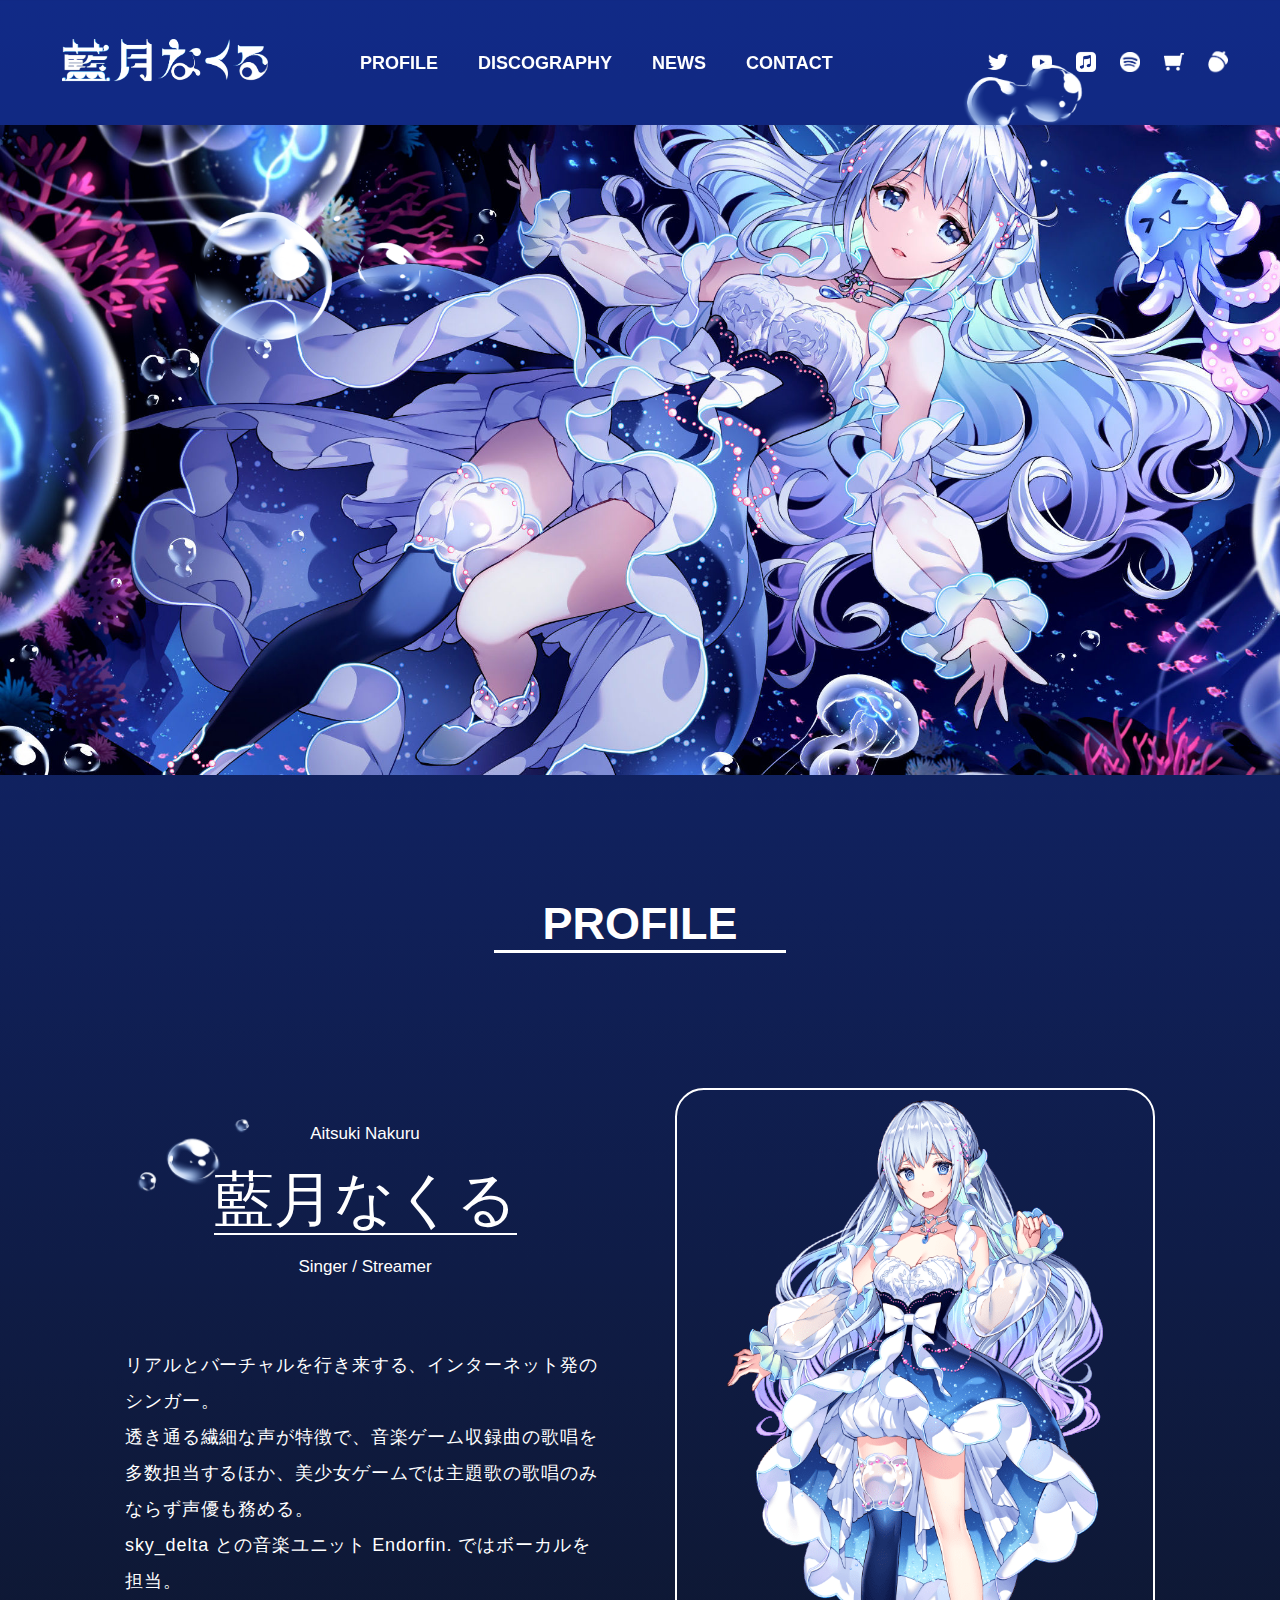
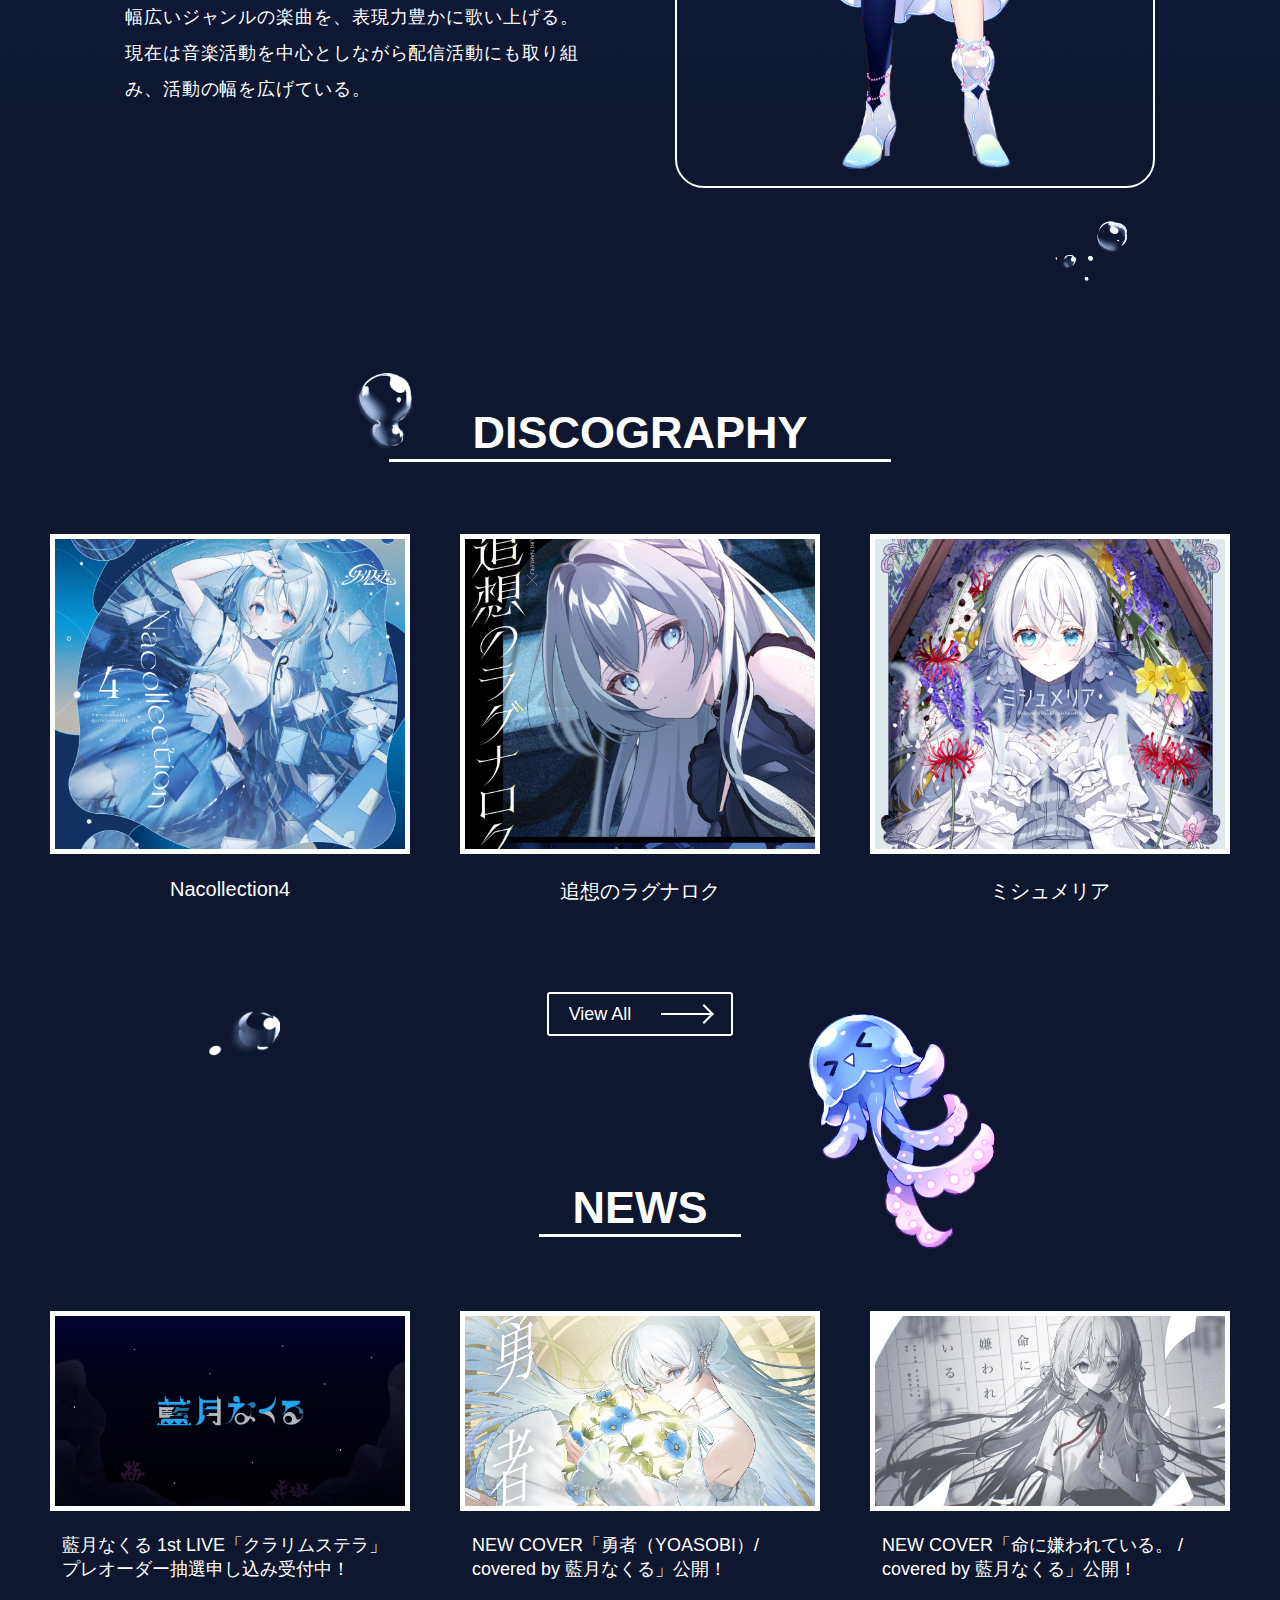
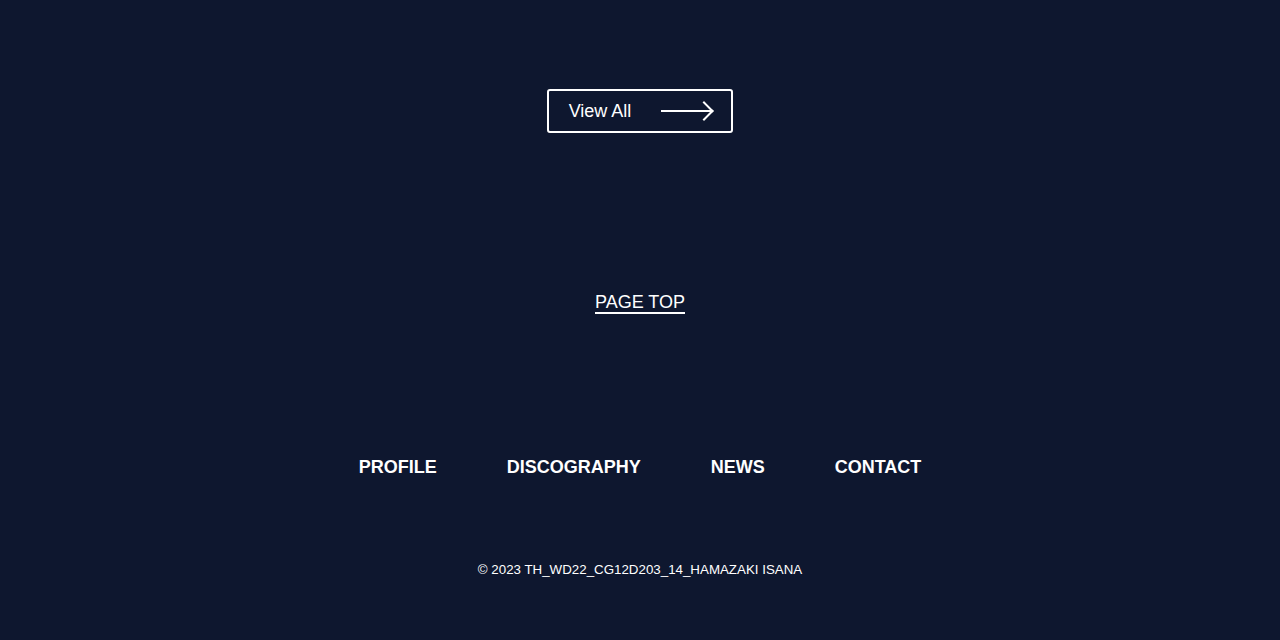
<file: index.html>
<!DOCTYPE html>
<html lang="ja">

	<head>
		<meta charset="utf-8">
		<title>藍月なくるの情報サイト</title>
		<meta name="viewport" content="width=device-width, initial-scale=1.0">
		<link rel="stylesheet" href="css/style.css">
	</head>

	<body>
	
		<header>

			<div class="rogoimage00">
				<h1>
					<a href="index.html">
						<img src="images/rogo_02.png" alt="ロゴの画像２" width="200px">
						<img src="images/rogo.png" alt="ロゴの画像" width="200px">
					</a>
				</h1>
			</div>

			<nav class="nav_pc">
				<ul>
					<li class="nav_pc_content"><a href="#">PROFILE</a></li>
					<li class="nav_pc_content"><a href="discography.html">DISCOGRAPHY</a></li>
					<li class="nav_pc_content"><a href="news.html">NEWS</a></li>
					<li class="nav_pc_content"><a href="#">CONTACT</a></li>
				</ul>
			</nav>

			<nav class="nav_icon">
				<ul>
					<li class="iconimage">
						<a href="https://twitter.com/NakuruAitsuki"target="_blank">
							<img src="images/twitter.png" alt="twitterの画像">
						</a>
					</li>
					<li class="iconimage">
						<a href="https://www.youtube.com/channel/UCQHCHIoeu0FRJTJNMG2_Ezw"target="_blamk">
							<img src="images/youtube.png" alt="youtubeの画像">
						</a>
					</li>
					<li class="iconimage">
						<a href="https://music.apple.com/jp/artist/%E8%97%8D%E6%9C%88%E3%81%AA%E3%81%8F%E3%82%8B/1177446629"target="_blank">
							<img src="images/apple.png" alt="appleの画像">
						</a>
					</li>
					<li class="iconimage">
						<a href="https://open.spotify.com/intl-ja/artist/76jymFPvOx0wxV8nEEewSq"target="_blank">
							<img src="images/spotify.png" alt="spotifyの画像">
						</a>
					</li>
					<li class="iconimage">
						<a href="https://nakuru.booth.pm/"target="_blank">
							<img src="images/booth.png" alt="boothの画像">
						</a>
					</li>
					<li class="iconimage">
						<a href="https://ci-en.net/creator/7588"target="_blank">
							<img src="images/cien.png" alt="cienの画像">
						</a>
					</li>
				</ul>
			</nav>

		</header>

		<main>
		
			<div class="mainimage">
				<img src="images/main.jpg" alt="メインイメージの画像">
			</div>
			
			<div class="babble01">
				<img src="images/babble_01.png" alt="泡１の画像">
			</div>
			<div class="babble02">
				<img src="images/babble_02.png" alt="泡２の画像">
			</div>
			<div class="babble03">
				<img src="images/babble_03.png" alt="泡３の画像">
			</div>
			<div class="babble04">
				<img src="images/babble_04.png" alt="泡４の画像">
			</div>
			<div class="babble05">
				<img src="images/babble_05.png" alt="泡５の画像">
			</div>
			<div class="babble06">
				<img src="images/babble_06.png" alt="泡６の画像">
			</div>
			<div class="jellyfish">
				<img src="images/kurage.png" alt="クラゲの画像">
			</div>
			
			<div class="profile0">

				<div class="profile00">
					<h2 class="profile">
						PROFILE
					</h2>
				</div>

				<div class="profile01">

					<div class="pro01">

						<p><span class="profile02">Aitsuki Nakuru</span></p>
						<p><span class="profile03">藍月なくる</span></p>
						<p><span class="profile04">Singer / Streamer</span></p>

						<p class="profile05">リアルとバーチャルを行き来する、インターネット発のシンガー。
							<br>透き通る繊細な声が特徴で、音楽ゲーム収録曲の歌唱を多数担当するほか、美少女ゲームでは主題歌の歌唱のみならず声優も務める。
							<br>sky_delta との音楽ユニット Endorfin. ではボーカルを担当。
							<br>幅広いジャンルの楽曲を、表現力豊かに歌い上げる。
							<br>現在は音楽活動を中心としながら配信活動にも取り組み、活動の幅を広げている。
						</p>
					</div>

					<div class="slideshow">

						<div class="slideContents">
							<section id="slide1">
								<img src="images/nakuru_1.png" alt="藍月なくるの画像１">
							</section>
							<section id="slide2">
								<img src="images/nakuru_2.png" alt="藍月なくるの画像２">
							</section>
							<section id="slide3">
								<img src="images/nakuru_3.png" alt="藍月なくるの画像３">
							</section>
							<section id="slide4">
								<img src="images/nakuru_4.png" alt="藍月なくるの画像４">
							</section>
							<section id="slide5">
								<img src="images/nakuru_5.png" alt="藍月なくるの画像５">
							</section>
						</div>

					</div>

				</div>

			</div>

			<div class="discography0">

				<div class="discography00">
					<h2 class="discography">
						DISCOGRAPHY
					</h2>
				</div>

				<div class="discography1">

					<div class="disco_box1">
						<div class="disco_image">
							<a href="discography.html">
								<img src="images/disco_11.png" alt="ディスコグラフィの画像11">
							</a>
						</div>
								
						<div class="disco_text">
							<p>
								<a href="discography.html">
									Nacollection4
								</a>
							</p>
						</div>
					</div>

					<div class="disco_box1">
						<div class="disco_image">
							<a href="#">
								<img src="images/disco_10.jpeg" alt="ディスコグラフィの画像10">
								</a>
							</div>
						
						<div class="disco_text">
							<p>
								<a href="#">
									追想のラグナロク
								</a>
							</p>
						</div>
					</div>

					<div class="disco_box1">
						<div class="disco_image">
							<a href="#">
								<img src="images/disco_09.jpg" alt="ディスコグラフィの画像9">
							</a>
						</div>
						
						<div class="disco_text">
							<p>
								<a href="#">
									ミシュメリア
								</a>
							</p>
						</div>
					</div>

				</div>

				<div class="viewall">
					<a href="discography.html">View All</a>
				</div>

			</div>

			<div class="news0">

				<div class="news00">
					<h2 class="news">
						NEWS
					</h2>
				</div>

				<div class="news1">

					<div class="news_box1">
						<div class="news_image">
							<a href="news_detail.html">
								<img src="images/news_2023_10_20.jpg" alt="ニュースの画像">
							</a>
						</div>
						
						<div class="news_text">
							<p>
								<a href="#">
									藍月なくる 1st LIVE「クラリムステラ」プレオーダー抽選申し込み受付中！
								</a>
							</p>
						</div>
					</div>

					<div class="news_box1">
						<div class="news_image">
							<a href="#">
								<img src="images/news_2023_11_28.webp" alt="ニュースの画像">
							</a>
						</div>
						
						<div class="news_text">
							<p>
								<a href="#">
									NEW COVER「勇者（YOASOBI）/ covered by 藍月なくる」公開！
								</a>
							</p>
						</div>
					</div>

					<div class="news_box1">
						<div class="news_image">
							<a href="#">
								<img src="images/news_2023_11_22.webp" alt="ニュースの画像">
							</a>
						</div>
						
						<div class="news_text">
							<p>
								<a href="#">
									NEW COVER「命に嫌われている。 / covered by 藍月なくる」公開！
								</a>
							</p>
						</div>
					</div>

				</div>

				<div class="viewall">
					<p>
						<a href="news.html">View All</a>
					</p>
				</div>

			</div>

			<div class="back00">
				<p class="back"><span><a href="#">PAGE TOP</a></span></p>
			</div>
			
		</main>

		<footer>
		
			<nav class="footer_nav">
				<ul>
					<li class="navi_content"><a href="#">PROFILE</a></li>
					<li class="navi_content"><a href="discography.html">DISCOGRAPHY</a></li>
					<li class="navi_content"><a href="news.html">NEWS</a></li>
					<li class="navi_content"><a href="#">CONTACT</a></li>
				</ul>
			</nav>
			
			<div class="copy">
				<small>© 2023 TH_WD22_CG12D203_14_HAMAZAKI ISANA</small>
			</div>
			
		</footer>
		
	</body>

</html>
</file>
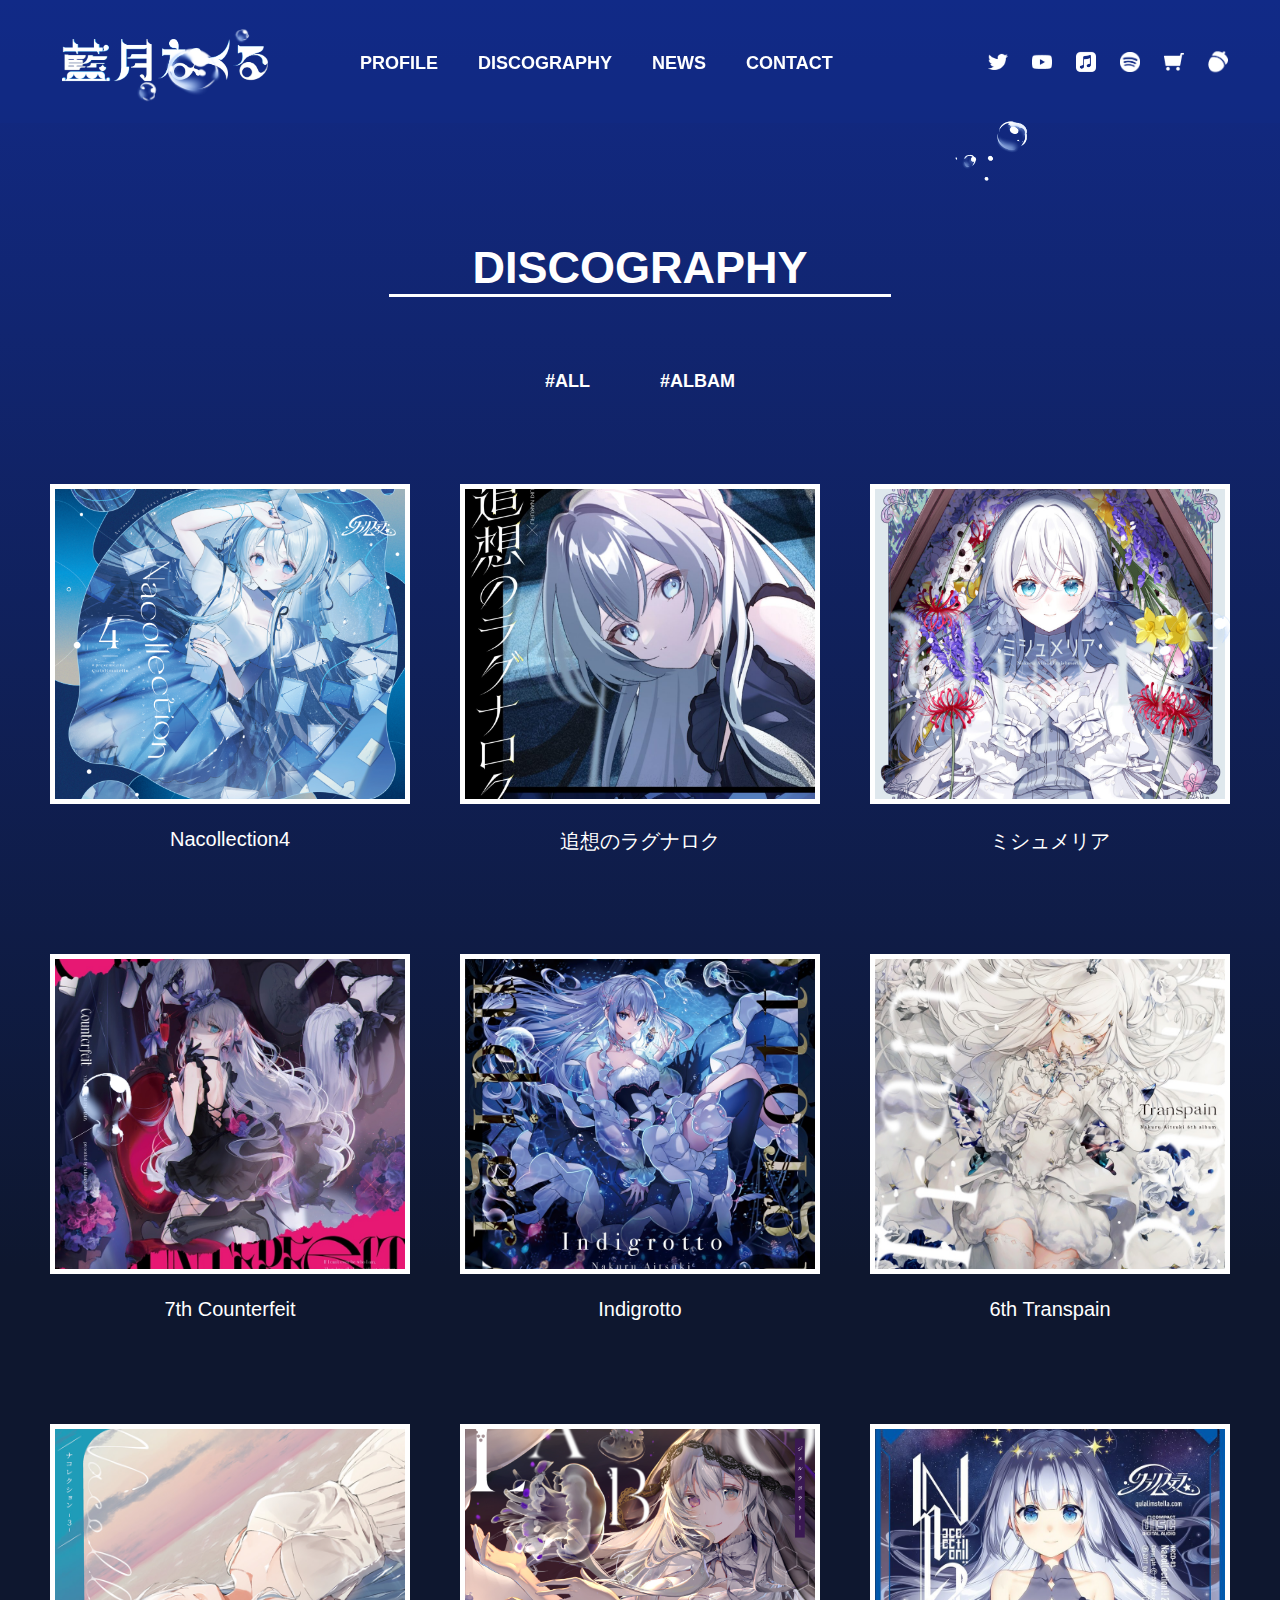
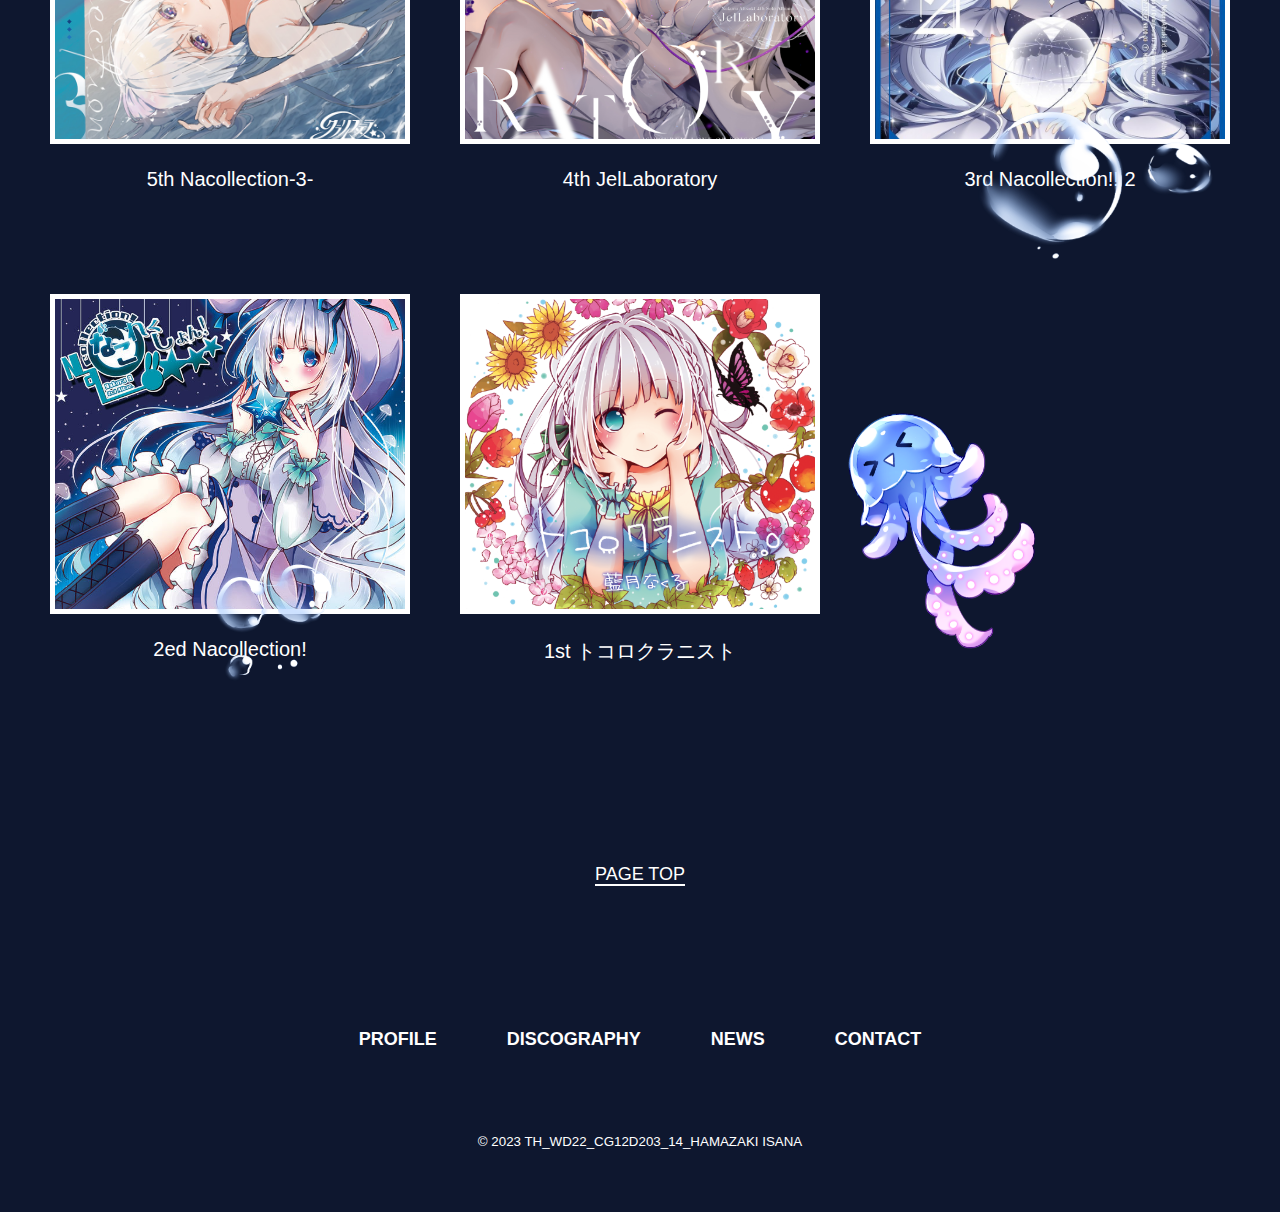
<file: discography.html>
<!DOCTYPE html>
<html lang="ja">

	<head>
		<meta charset="utf-8">
		<title>藍月なくるの情報サイト</title>
		<meta name="viewport" content="width=device-width, initial-scale=1.0">
		<link rel="stylesheet" href="css/style.css">
	</head>

	<body>

		<header>

			<div class="rogoimage00">
				<h1>
					<a href="index.html">
						<img src="images/rogo_02.png" alt="ロゴの画像２" width="200px">
						<img src="images/rogo.png" alt="ロゴの画像" width="200px">
					</a>
				</h1>
			</div>

			<nav class="nav_pc">
				<ul>
					<li class="nav_pc_content"><a href="#">PROFILE</a></li>
					<li class="nav_pc_content"><a href="discography.html">DISCOGRAPHY</a></li>
					<li class="nav_pc_content"><a href="news.html">NEWS</a></li>
					<li class="nav_pc_content"><a href="#">CONTACT</a></li>
				</ul>
			</nav>

		<nav class="nav_icon">
			<ul>
				<li class="iconimage">
					<a href="https://twitter.com/NakuruAitsuki"target="_blank">
						<img src="images/twitter.png" alt="twitterの画像">
					</a>
				</li>
				<li class="iconimage">
					<a href="https://www.youtube.com/channel/UCQHCHIoeu0FRJTJNMG2_Ezw"target="_blamk">
						<img src="images/youtube.png" alt="youtubeの画像">
					</a>
				</li>
				<li class="iconimage">
					<a href="https://music.apple.com/jp/artist/%E8%97%8D%E6%9C%88%E3%81%AA%E3%81%8F%E3%82%8B/1177446629"target="_blank">
						<img src="images/apple.png" alt="appleの画像">
					</a>
				</li>
				<li class="iconimage">
					<a href="https://open.spotify.com/intl-ja/artist/76jymFPvOx0wxV8nEEewSq"target="_blank">
						<img src="images/spotify.png" alt="spotifyの画像">
					</a>
				</li>
				<li class="iconimage">
					<a href="https://nakuru.booth.pm/"target="_blank">
						<img src="images/booth.png" alt="boothの画像">
					</a>
				</li>
				<li class="iconimage">
					<a href="https://ci-en.net/creator/7588"target="_blank">
						<img src="images/cien.png" alt="cienの画像">
					</a>
				</li>
			</ul>
		</nav>

		</header>

		<main>
			
			<div class="discography_babble01">
				<img src="images/babble_01.png" alt="泡１の画像">
			</div>
			<div class="discography_babble02">
				<img src="images/babble_02.png" alt="泡２の画像">
			</div>
			<div class="discography_babble03">
				<img src="images/babble_03.png" alt="泡３の画像">
			</div>
			<div class="discography_babble04">
				<img src="images/babble_04.png" alt="泡４の画像">
			</div>
			<div class="discography_babble05">
				<img src="images/babble_05.png" alt="泡５の画像">
			</div>
			<div class="discography_babble06">
				<img src="images/babble_06.png" alt="泡６の画像">
			</div>
			<div class="discography_jellyfish">
				<img src="images/kurage.png" alt="泡６の画像">
			</div>

			<div class="discography0">

				<div class="discography00">
					<h2 class="discography">
						DISCOGRAPHY
					</h2>
				</div>
				
				<nav class="news_menu">
					<ul>
						<li class="news_menu_text"><a href="#">#ALL</a></li>
						<li class="news_menu_text"><a href="#">#ALBAM</a></li>
					</ul>
				</nav>

				<div class="discography1">

					<div class="disco_box1">
						<div class="disco_image">
							<a href="single.html">
								<img src="images/disco_11.png" alt="ディスコグラフィの画像11">
							</a>
						</div>
								
						<div class="disco_text">
							<p>
								<a href="single.html">
									Nacollection4
								</a>
							</p>
						</div>
					</div>

					<div class="disco_box1">
						<div class="disco_image">
							<a href="#">
								<img src="images/disco_10.jpeg" alt="ディスコグラフィの画像10">
								</a>
							</div>
						
						<div class="disco_text">
							<p>
								<a href="#">
									追想のラグナロク
								</a>
							</p>
						</div>
					</div>

					<div class="disco_box1">
						<div class="disco_image">
							<a href="#">
								<img src="images/disco_09.jpg" alt="ディスコグラフィの画像9">
							</a>
						</div>
						
						<div class="disco_text">
							<p>
								<a href="#">
									ミシュメリア
								</a>
							</p>
						</div>
					</div>

				</div>
				
				<div class="discography1">

					<div class="disco_box1">
						<div class="disco_image">
							<a href="discography.html">
								<img src="images/disco_08.jpg" alt="ディスコグラフィの画像8">
							</a>
						</div>
								
						<div class="disco_text">
							<p>
								<a href="discography.html">
									7th Counterfeit
								</a>
							</p>
						</div>
					</div>

					<div class="disco_box1">
						<div class="disco_image">
							<a href="#">
								<img src="images/disco_07.jpeg" alt="ディスコグラフィの画像7">
								</a>
							</div>
						
						<div class="disco_text">
							<p>
								<a href="#">
									Indigrotto
								</a>
							</p>
						</div>
					</div>

					<div class="disco_box1">
						<div class="disco_image">
							<a href="#">
								<img src="images/disco_06.jpeg" alt="ディスコグラフィの画像6">
							</a>
						</div>
						
						<div class="disco_text">
							<p>
								<a href="#">
									6th Transpain
								</a>
							</p>
						</div>
					</div>

				</div>

				<div class="discography1">

					<div class="disco_box1">
						<div class="disco_image">
							<a href="discography.html">
								<img src="images/disco_05.jpeg" alt="ディスコグラフィの画像5">
							</a>
						</div>
								
						<div class="disco_text">
							<p>
								<a href="discography.html">
									5th Nacollection-3-
								</a>
							</p>
						</div>
					</div>

					<div class="disco_box1">
						<div class="disco_image">
							<a href="#">
								<img src="images/disco_04.png" alt="ディスコグラフィの画像4">
								</a>
							</div>
						
						<div class="disco_text">
							<p>
								<a href="#">
									4th JelLaboratory
								</a>
							</p>
						</div>
					</div>

					<div class="disco_box1">
						<div class="disco_image">
							<a href="#">
								<img src="images/disco_03.jpeg" alt="ディスコグラフィの画像3">
							</a>
						</div>
						
						<div class="disco_text">
							<p>
								<a href="#">
									3rd Nacollection!! 2
								</a>
							</p>
						</div>
					</div>

				</div>

				<div class="discography1_2">

					<div class="disco_box1_2">
						<div class="disco_image_2">
							<a href="discography.html">
								<img src="images/disco_02.jpeg" alt="ディスコグラフィの画像2">
							</a>
						</div>
								
						<div class="disco_text_2">
							<p>
								<a href="discography.html">
									2ed Nacollection!
								</a>
							</p>
						</div>
					</div>

					<div class="disco_box1_2">
						<div class="disco_image_2">
							<a href="#">
								<img src="images/disco_01.png" alt="ディスコグラフィの画像1">
								</a>
							</div>
						
						<div class="disco_text_2">
							<p>
								<a href="#">
									1st トコロクラニスト
								</a>
							</p>
						</div>
					</div>

				</div>

			</div>

			<div class="back00">
				<p class="back"><span><a href="#">PAGE TOP</a></span></p>
			</div>

		</main>

		<footer>
		
			<nav class="footer_nav">
				<ul>
					<li class="navi_content"><a href="#">PROFILE</a></li>
					<li class="navi_content"><a href="discography.html">DISCOGRAPHY</a></li>
					<li class="navi_content"><a href="news.html">NEWS</a></li>
					<li class="navi_content"><a href="#">CONTACT</a></li>
				</ul>
			</nav>
			
			<div class="copy">
				<small>© 2023 TH_WD22_CG12D203_14_HAMAZAKI ISANA</small>
			</div>
			
		</footer>

	</body>

</html>
</file>
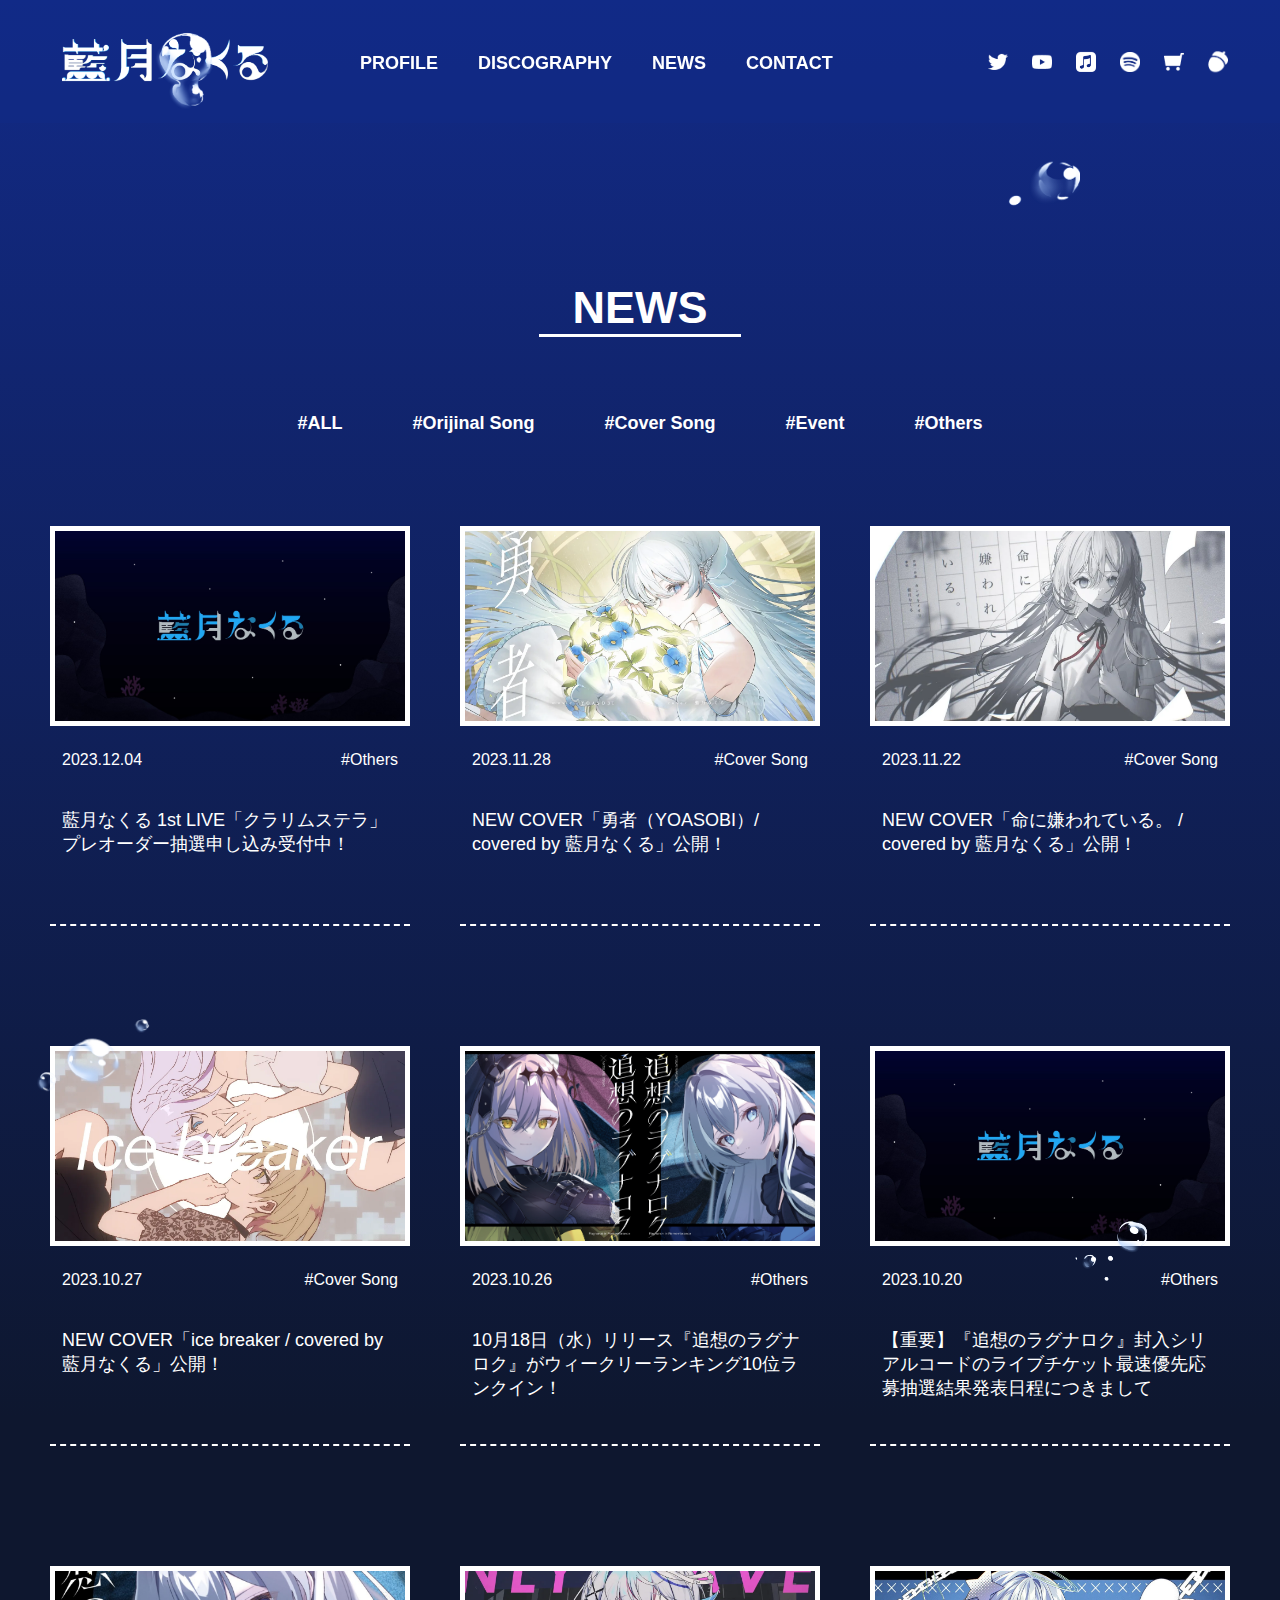
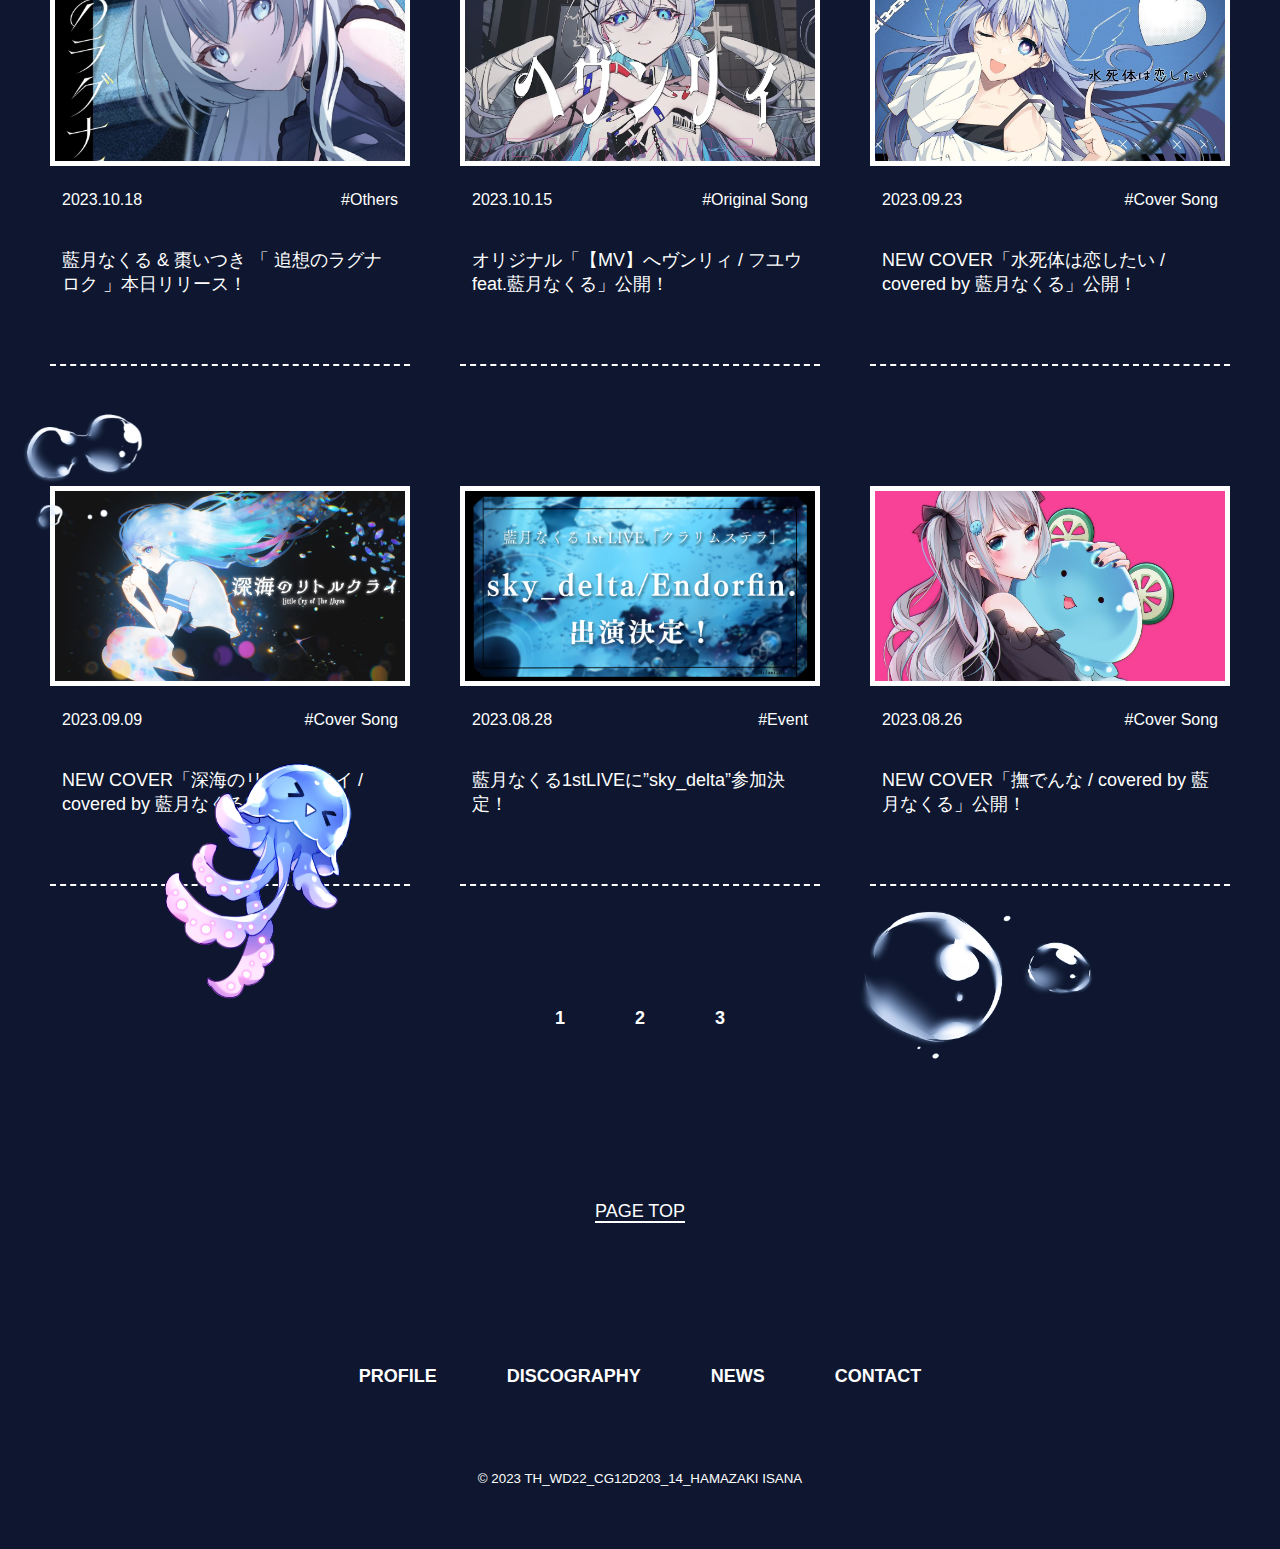
<file: news.html>
<!DOCTYPE html>
<html lang="ja">

	<head>
		<meta charset="utf-8">
		<title>藍月なくるの情報サイト</title>
		<meta name="viewport" content="width=device-width, initial-scale=1.0">
		<link rel="stylesheet" href="css/style.css">
	</head>

	<body>

		<header>

			<div class="rogoimage00">
				<h1>
					<a href="index.html">
						<img src="images/rogo_02.png" alt="ロゴの画像２" width="200px">
						<img src="images/rogo.png" alt="ロゴの画像" width="200px">
					</a>
				</h1>
			</div>

			<nav class="nav_pc">
				<ul>
					<li class="nav_pc_content"><a href="#">PROFILE</a></li>
					<li class="nav_pc_content"><a href="discography.html">DISCOGRAPHY</a></li>
					<li class="nav_pc_content"><a href="news.html">NEWS</a></li>
					<li class="nav_pc_content"><a href="#">CONTACT</a></li>
				</ul>
			</nav>

		<nav class="nav_icon">
			<ul>
				<li class="iconimage">
					<a href="https://twitter.com/NakuruAitsuki"target="_blank">
						<img src="images/twitter.png" alt="twitterの画像">
					</a>
				</li>
				<li class="iconimage">
					<a href="https://www.youtube.com/channel/UCQHCHIoeu0FRJTJNMG2_Ezw"target="_blamk">
						<img src="images/youtube.png" alt="youtubeの画像">
					</a>
				</li>
				<li class="iconimage">
					<a href="https://music.apple.com/jp/artist/%E8%97%8D%E6%9C%88%E3%81%AA%E3%81%8F%E3%82%8B/1177446629"target="_blank">
						<img src="images/apple.png" alt="appleの画像">
					</a>
				</li>
				<li class="iconimage">
					<a href="https://open.spotify.com/intl-ja/artist/76jymFPvOx0wxV8nEEewSq"target="_blank">
						<img src="images/spotify.png" alt="spotifyの画像">
					</a>
				</li>
				<li class="iconimage">
					<a href="https://nakuru.booth.pm/"target="_blank">
						<img src="images/booth.png" alt="boothの画像">
					</a>
				</li>
				<li class="iconimage">
					<a href="https://ci-en.net/creator/7588"target="_blank">
						<img src="images/cien.png" alt="cienの画像">
					</a>
				</li>
			</ul>
		</nav>

		</header>

		<main>
		
			<div class="news_babble01">
				<img src="images/babble_01.png" alt="泡１の画像">
			</div>
			<div class="news_babble02">
				<img src="images/babble_02.png" alt="泡２の画像">
			</div>
			<div class="news_babble03">
				<img src="images/babble_03.png" alt="泡３の画像">
			</div>
			<div class="news_babble04">
				<img src="images/babble_04.png" alt="泡４の画像">
			</div>
			<div class="news_babble05">
				<img src="images/babble_05.png" alt="泡５の画像">
			</div>
			<div class="news_babble06">
				<img src="images/babble_06.png" alt="泡６の画像">
			</div>
			<div class="news_jellyfish">
				<img src="images/kurage.png" alt="泡６の画像">
			</div>

			<div class="news0">

				<div class="news00">
					<h2 class="news">
						NEWS
					</h2>
				</div>
				
				<nav class="news_menu">
					<ul>
						<li class="news_menu_text"><a href="#">#ALL</a></li>
						<li class="news_menu_text"><a href="#">#Orijinal Song</a></li>
						<li class="news_menu_text"><a href="#">#Cover Song</a></li>
						<li class="news_menu_text"><a href="#">#Event</a></li>
						<li class="news_menu_text"><a href="#">#Others</a></li>
					</ul>
				</nav>

				<div class="news2">

					<div class="news_box2">
						<div class="news_image2">
							<a href="news_detail.html">
								<img src="images/news_2023_10_20.jpg" alt="ニュースの画像">
							</a>
						</div>
						
						<div class="news_day">
							<p>
								2023.12.04
							</p>
							<p class="news_tag">
								#Others
							</p>
						</div>
						
						<div class="news_text">
							<p>
								<a href="news_detail.html">
									藍月なくる 1st LIVE「クラリムステラ」プレオーダー抽選申し込み受付中！
								</a>
							</p>
						</div>
					</div>

					<div class="news_box2">
						<div class="news_image2">
							<a href="#">
								<img src="images/news_2023_11_28.webp" alt="ニュースの画像">
							</a>
						</div>
						
						<div class="news_day">
							<p>
								2023.11.28
							</p>
							<p class="news_tag">
								#Cover Song
							</p>
						</div>
						
						<div class="news_text">
							<p>
								<a href="#">
									NEW COVER「勇者（YOASOBI）/ covered by 藍月なくる」公開！
								</a>
							</p>
						</div>
					</div>

					<div class="news_box2">
						<div class="news_image2">
							<a href="#">
								<img src="images/news_2023_11_22.webp" alt="ニュースの画像">
							</a>
						</div>
						
						<div class="news_day">
							<p>
								2023.11.22
							</p>
							<p class="news_tag">
								#Cover Song
							</p>
						</div>
						
						<div class="news_text">
							<p>
								<a href="#">
									NEW COVER「命に嫌われている。 / covered by 藍月なくる」公開！
								</a>
							</p>
						</div>
					</div>

				</div>
				
				<div class="news2">

					<div class="news_box2">
						<div class="news_image2">
							<a href="#">
								<img src="images/news_2023_10_27.webp" alt="ニュースの画像">
							</a>
						</div>
						
						<div class="news_day">
							<p>
								2023.10.27
							</p>
							<p class="news_tag">
								#Cover Song
							</p>
						</div>
						
						<div class="news_text">
							<p>
								<a href="#">
									NEW COVER「ice breaker / covered by 藍月なくる」公開！
								</a>
							</p>
						</div>
					</div>

					<div class="news_box2">
						<div class="news_image2">
							<a href="#">
								<img src="images/news_2023_10_26.png" alt="ニュースの画像">
							</a>
						</div>
						<div class="news_day">
							<p>
								2023.10.26
							</p>
							<p class="news_tag">
								#Others
							</p>
						</div>
						
						
						<div class="news_text">
							<p>
								<a href="#">
									10月18日（水）リリース『追想のラグナロク』がウィークリーランキング10位ランクイン！
								</a>
							</p>
						</div>
					</div>

					<div class="news_box2">
						<div class="news_image2">
							<a href="#">
								<img src="images/news_2023_10_20.jpg" alt="ニュースの画像">
							</a>
						</div>
						
						<div class="news_day">
							<p>
								2023.10.20
							</p>
							<p class="news_tag">
								#Others
							</p>
						</div>
						
						<div class="news_text">
							<p>
								<a href="#">
									【重要】『追想のラグナロク』封入シリアルコードのライブチケット最速優先応募抽選結果発表日程につきまして
								</a>
							</p>
						</div>
					</div>

				</div>
				
				
				<div class="news2">

					<div class="news_box2">
						<div class="news_image2">
							<a href="#">
								<img src="images/news_2023_10_18.jpeg" alt="ニュースの画像">
							</a>
						</div>
						
						<div class="news_day">
							<p>
								2023.10.18
							</p>
							<p class="news_tag">
								#Others
							</p>
						</div>
						
						<div class="news_text">
							<p>
								<a href="#">
									藍月なくる &amp; 棗いつき 「 追想のラグナロク 」本日リリース！
								</a>
							</p>
						</div>
					</div>

					<div class="news_box2">
						<div class="news_image2">
							<a href="#">
								<img src="images/news_2023_10_15.webp" alt="ニュースの画像">
							</a>
						</div>
						
						<div class="news_day">
							<p>
								2023.10.15
							</p>
							<p class="news_tag">
								#Original Song
							</p>
						</div>
						
						<div class="news_text">
							<p>
								<a href="#">
									オリジナル「【MV】へヴンリィ / フユウ feat.藍月なくる」公開！
								</a>
							</p>
						</div>
					</div>

					<div class="news_box2">
						<div class="news_image2">
							<a href="#">
								<img src="images/news_2023_09_23.jpg" alt="ニュースの画像">
							</a>
						</div>
						
						<div class="news_day">
							<p>
								2023.09.23
							</p>
							<p class="news_tag">
								#Cover Song
							</p>
						</div>
						
						<div class="news_text">
							<p>
								<a href="#">
									NEW COVER「水死体は恋したい / covered by 藍月なくる」公開！
								</a>
							</p>
						</div>
					</div>

				</div>
				
				
				<div class="news2">

					<div class="news_box2">
						<div class="news_image2">
							<a href="#">
								<img src="images/news_2023_09_09.jpg" alt="ニュースの画像">
							</a>
						</div>
						
						<div class="news_day">
							<p>
								2023.09.09
							</p>
							<p class="news_tag">
								#Cover Song
							</p>
						</div>
						
						<div class="news_text">
							<p>
								<a href="#">
									NEW COVER「深海のリトルクライ / covered by 藍月なくる」公開！
								</a>
							</p>
						</div>
					</div>

					<div class="news_box2">
						<div class="news_image2">
							<a href="#">
								<img src="images/news_2023_08_28.png" alt="ニュースの画像">
							</a>
						</div>
						
						<div class="news_day">
							<p>
								2023.08.28
							</p>
							<p class="news_tag">
								#Event
							</p>
						</div>
						
						<div class="news_text">
							<p>
								<a href="#">
									藍月なくる1stLIVEに&#8221;sky_delta&#8221;参加決定！
								</a>
							</p>
						</div>
					</div>

					<div class="news_box2">
						<div class="news_image2">
							<a href="#">
								<img src="images/news_2023_08_26.jpg" alt="ニュースの画像">
							</a>
						</div>
						
						<div class="news_day">
							<p>
								2023.08.26
							</p>
							<p class="news_tag">
								#Cover Song
							</p>
						</div>
						
						<div class="news_text">
							<p>
								<a href="#">
									NEW COVER「撫でんな / covered by 藍月なくる」公開！
								</a>
							</p>
						</div>
					</div>

				</div>

				<nav class="news_page">
					<ul>
						<li><span class="first"><a href="#">1</a></span></li>
						<li><a href="#">2</a></li>
						<li><a href="#">3</a></li>
					</ul>
				</nav>

			</div>

			<div class="back00">
				<p class="back"><span><a href="#">PAGE TOP</a></span></p>
			</div>
			
		</main>

		<footer>
		
			<nav class="footer_nav">
				<ul>
					<li class="navi_content"><a href="#">PROFILE</a></li>
					<li class="navi_content"><a href="discography.html">DISCOGRAPHY</a></li>
					<li class="navi_content"><a href="news.html">NEWS</a></li>
					<li class="navi_content"><a href="#">CONTACT</a></li>
				</ul>
			</nav>
			
			<div class="copy">
				<small>© 2023 TH_WD22_CG12D203_14_HAMAZAKI ISANA</small>
			</div>
			
		</footer>
		
	</body>

</html>
</file>
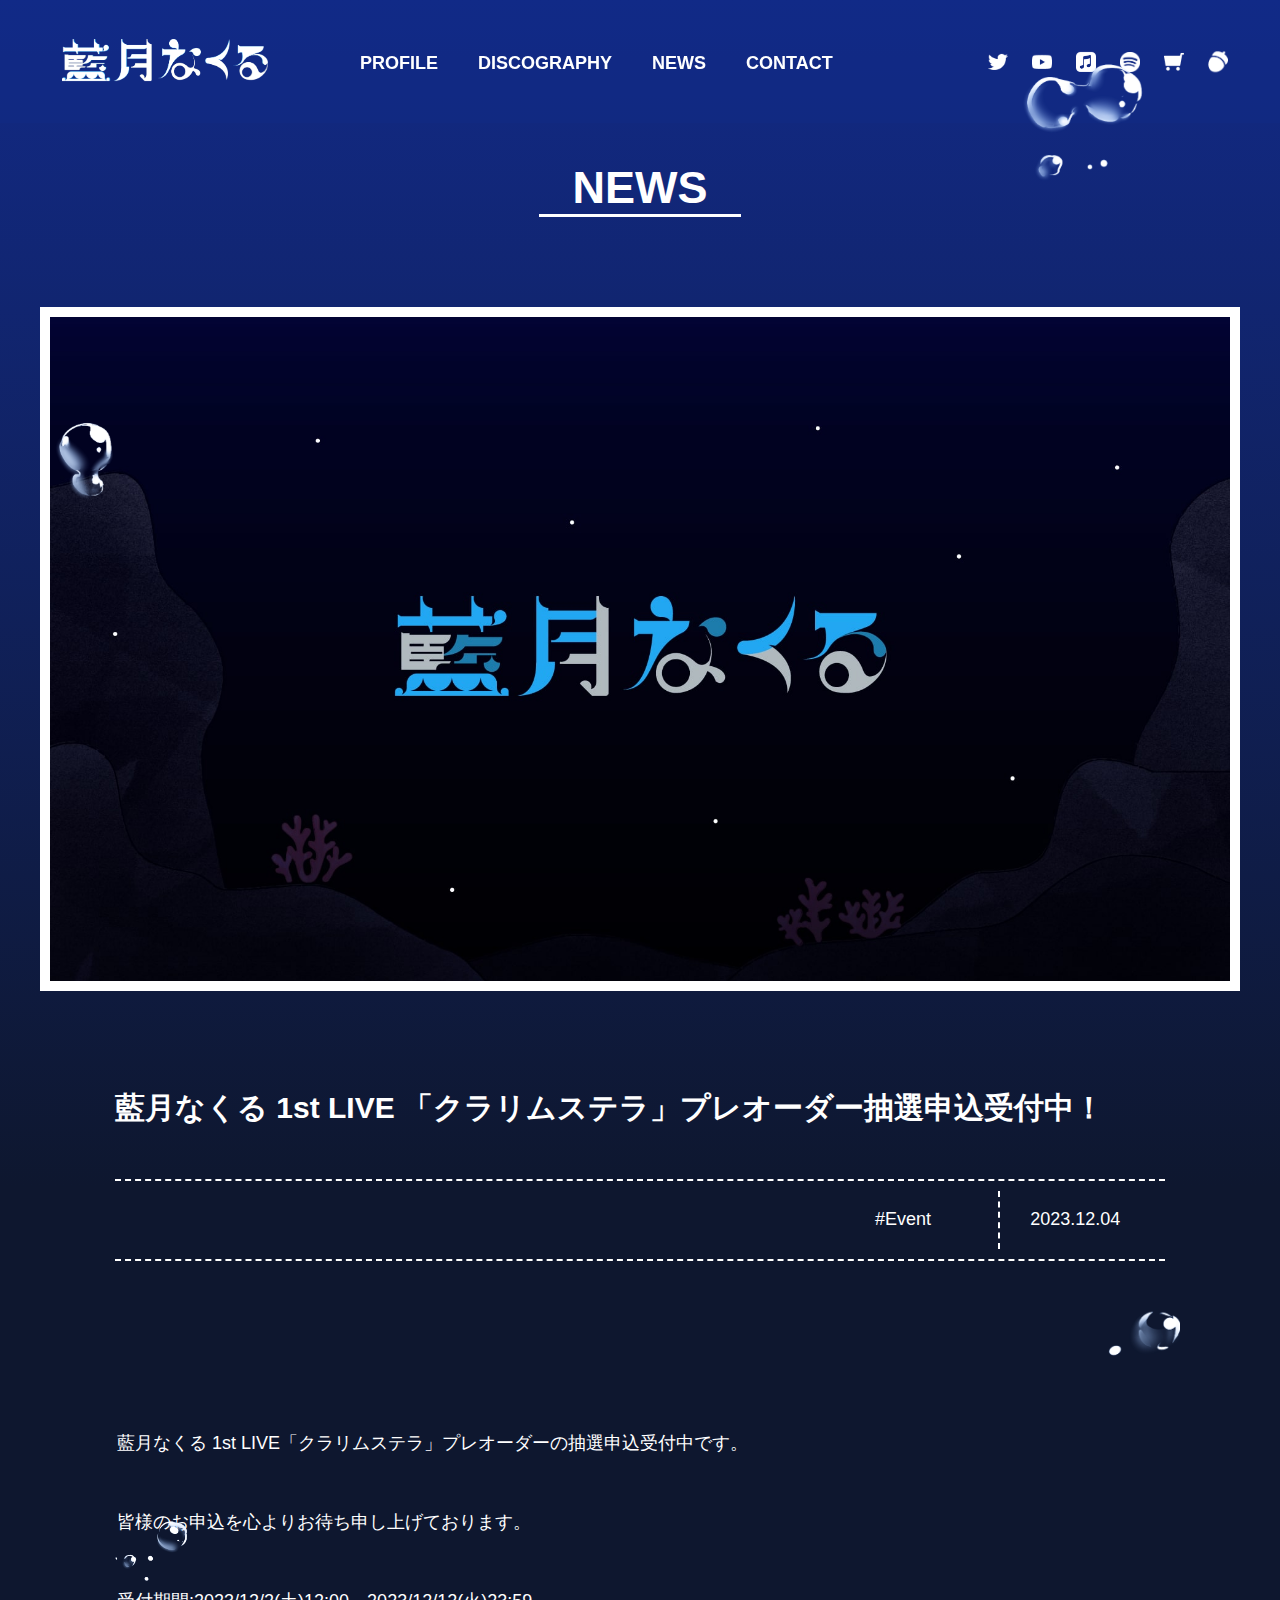
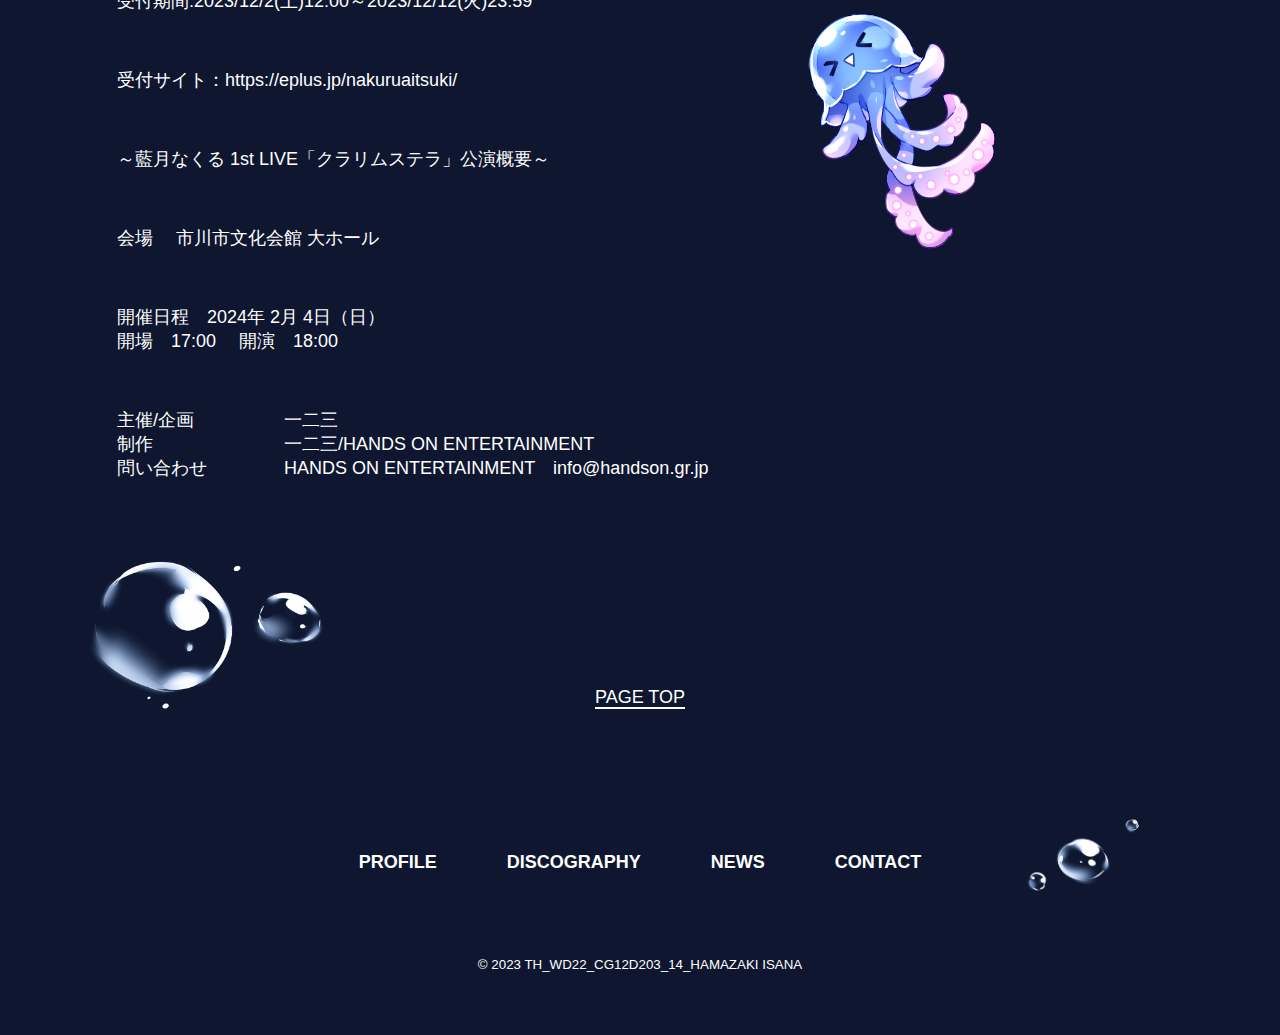
<file: news_detail.html>
<!DOCTYPE html>
<html lang="ja">

	<head>
		<meta charset="utf-8">
		<title>藍月なくるの情報サイト</title>
		<meta name="viewport" content="width=device-width, initial-scale=1.0">
		<link rel="stylesheet" href="css/style.css">
	</head>

	<body>

		<header>

			<div class="rogoimage00">
				<h1>
					<a href="index.html">
						<img src="images/rogo_02.png" alt="ロゴの画像２" width="200px">
						<img src="images/rogo.png" alt="ロゴの画像" width="200px">
					</a>
				</h1>
			</div>

			<nav class="nav_pc">  
				<ul>
					<li class="nav_pc_content"><a href="#">PROFILE</a></li>
					<li class="nav_pc_content"><a href="discography.html">DISCOGRAPHY</a></li>
					<li class="nav_pc_content"><a href="news.html">NEWS</a></li>
					<li class="nav_pc_content"><a href="#">CONTACT</a></li>
				</ul>
			</nav>

		<nav class="nav_icon">
			<ul>
				<li class="iconimage">
					<a href="https://twitter.com/NakuruAitsuki"target="_blank">
						<img src="images/twitter.png" alt="twitterの画像">
					</a>
				</li>
				<li class="iconimage">
					<a href="https://www.youtube.com/channel/UCQHCHIoeu0FRJTJNMG2_Ezw"target="_blamk">
						<img src="images/youtube.png" alt="youtubeの画像">
					</a>
				</li>
				<li class="iconimage">
					<a href="https://music.apple.com/jp/artist/%E8%97%8D%E6%9C%88%E3%81%AA%E3%81%8F%E3%82%8B/1177446629"target="_blank">
						<img src="images/apple.png" alt="appleの画像">
					</a>
				</li>
				<li class="iconimage">
					<a href="https://open.spotify.com/intl-ja/artist/76jymFPvOx0wxV8nEEewSq"target="_blank">
						<img src="images/spotify.png" alt="spotifyの画像">
					</a>
				</li>
				<li class="iconimage">
					<a href="https://nakuru.booth.pm/"target="_blank">
						<img src="images/booth.png" alt="boothの画像">
					</a>
				</li>
				<li class="iconimage">
					<a href="https://ci-en.net/creator/7588"target="_blank">
						<img src="images/cien.png" alt="cienの画像">
					</a>
				</li>
			</ul>
		</nav>

		</header>

		<main>
		
			<div class="news_detail_babble01">
				<img src="images/babble_01.png" alt="泡１の画像">
			</div>
			<div class="news_detail_babble02">
				<img src="images/babble_02.png" alt="泡２の画像">
			</div>
			<div class="news_detail_babble03">
				<img src="images/babble_03.png" alt="泡３の画像">
			</div>
			<div class="news_detail_babble04">
				<img src="images/babble_04.png" alt="泡４の画像">
			</div>
			<div class="news_detail_babble05">
				<img src="images/babble_05.png" alt="泡５の画像">
			</div>
			<div class="news_detail_babble06">
				<img src="images/babble_06.png" alt="泡６の画像">
			</div>
			<div class="news_detail_jellyfish">
				<img src="images/kurage.png" alt="泡６の画像">
			</div>

			<div class="news_main">
			
				<div class="news00">
					<h2 class="news">
						NEWS
					</h2>
				</div>

				<div class="news_news1">
					<p><img src="images/news_2023_10_20.jpg" alt="ニュースの画像"></p>
				</div>

				<div class="explanation_news">

					<div class="explanation_news1">
						<h2>藍月なくる 1st LIVE 「クラリムステラ」プレオーダー抽選申込受付中！</h2>
					</div>

					<div class="explanation1_news_line">
						 <div class="news_news_box">
							<div class="news_hashtag"><p>#Event</p></div>
							<div class="news_days"><p>2023.12.04</p></div>
						</div>
					</div>

					<div class="explanation1_news">
						<p>藍月なくる 1st LIVE「クラリムステラ」プレオーダーの抽選申込受付中です。</p>
					</div>

					<div class="explanation1_news">
						<p>皆様のお申込を心よりお待ち申し上げております。</p>
					</div>

					<div class="explanation1_news">
						<p>受付期間:2023/12/2(土)12:00～2023/12/12(火)23:59</p>
					</div>

					<div class="explanation1_news">
						<p>受付サイト：https://eplus.jp/nakuruaitsuki/</p>
					</div>

					<div class="explanation1_news">
						<p>～藍月なくる 1st LIVE「クラリムステラ」公演概要～</p>
					</div>

					<div class="explanation1_news">
						<p>会場 　市川市文化会館 大ホール</p>
					</div>
					
					<div class="explanation1_news">
						<p>開催日程　2024年 2月 4日（日）
							<br>開場　17:00 　開演　18:00
						</p>
					</div>
					
					<div class="explanation1_news">
						<p>主催/企画　　　　　一二三
							<br>制作 　　　　　　　一二三/HANDS ON ENTERTAINMENT
							<br>問い合わせ　　　 　HANDS ON ENTERTAINMENT　info@handson.gr.jp
						</p>
					</div>

			</div>

			<div class="back00">
				<p class="back"><span><a href="#">PAGE TOP</a></span></p>
			</div>
			
		</main>

		<footer>
		
			<nav class="footer_nav">
				<ul>
					<li class="navi_content"><a href="#">PROFILE</a></li>
					<li class="navi_content"><a href="discography.html">DISCOGRAPHY</a></li>
					<li class="navi_content"><a href="news.html">NEWS</a></li>
					<li class="navi_content"><a href="#">CONTACT</a></li>
				</ul>
			</nav>
			
			<div class="copy">
				<small>© 2023 TH_WD22_CG12D203_14_HAMAZAKI ISANA</small>
			</div>
			
		</footer>

	</body>

</html>
</file>
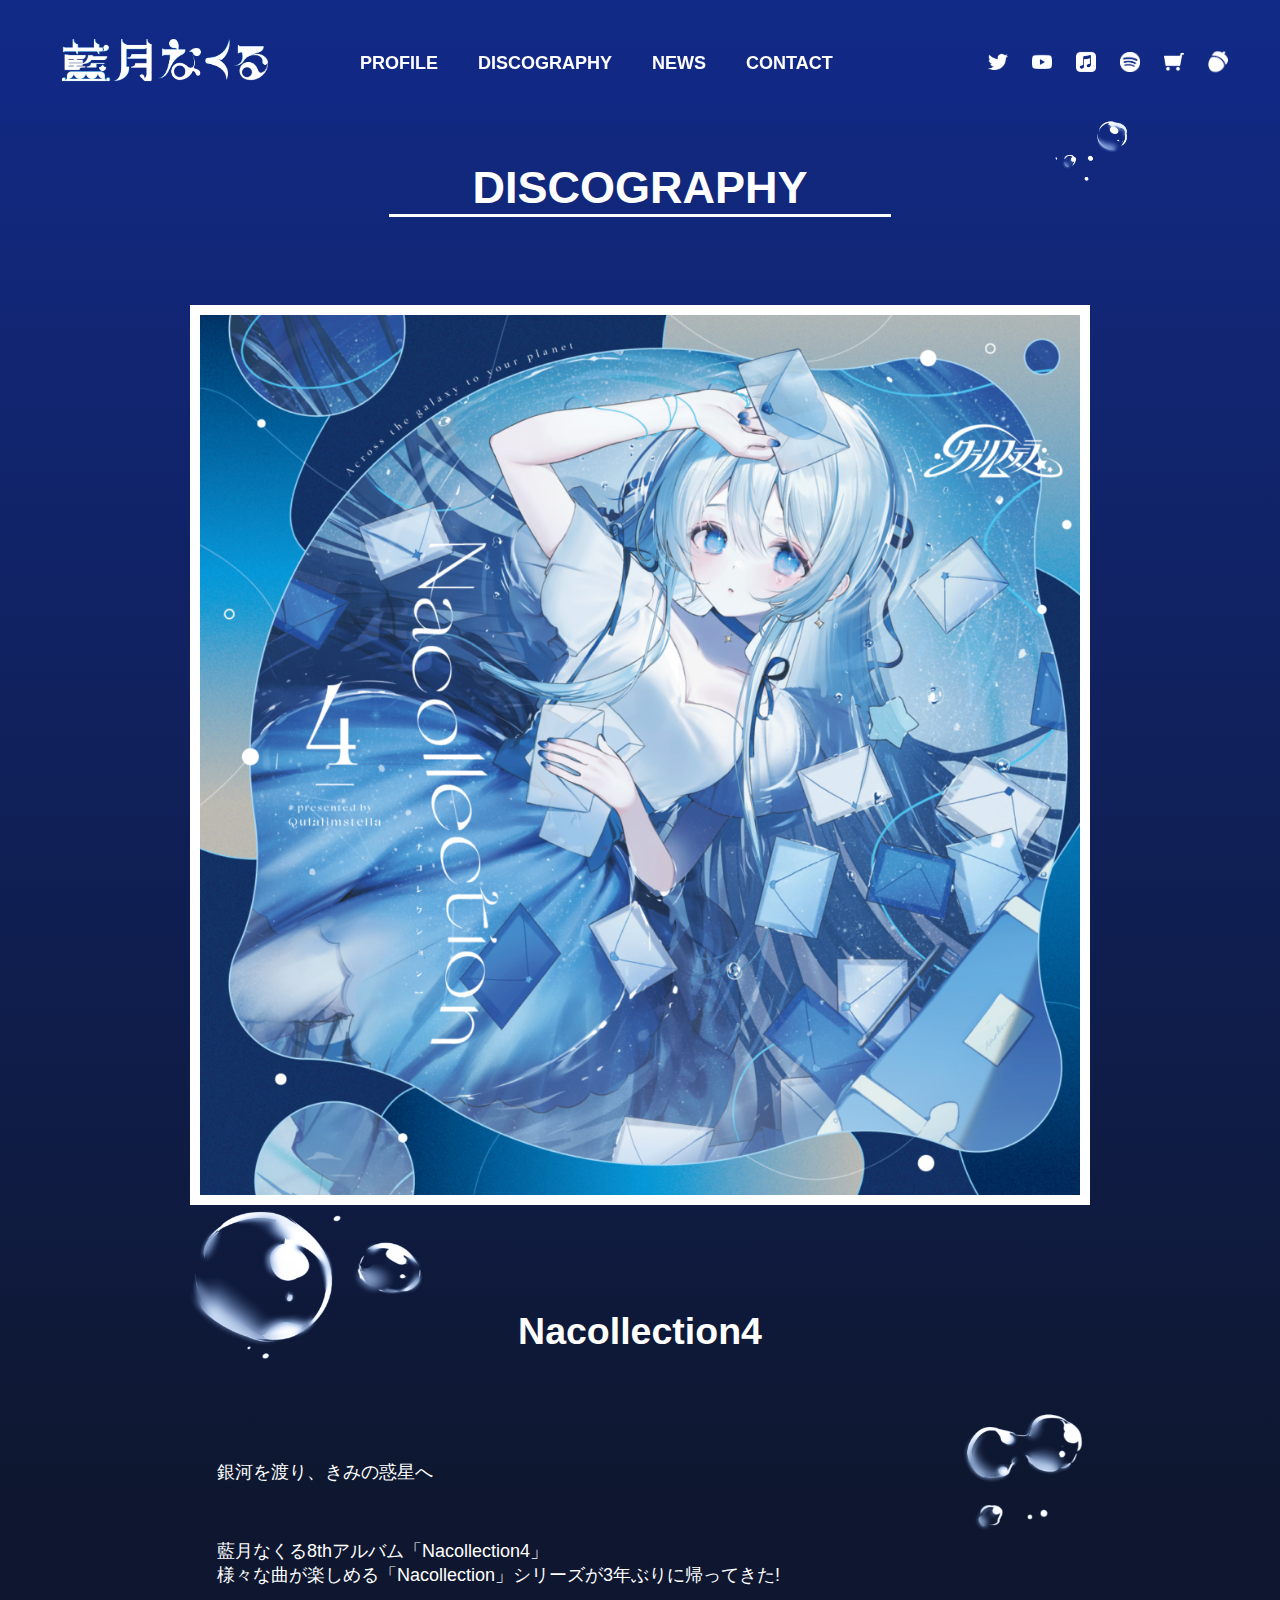
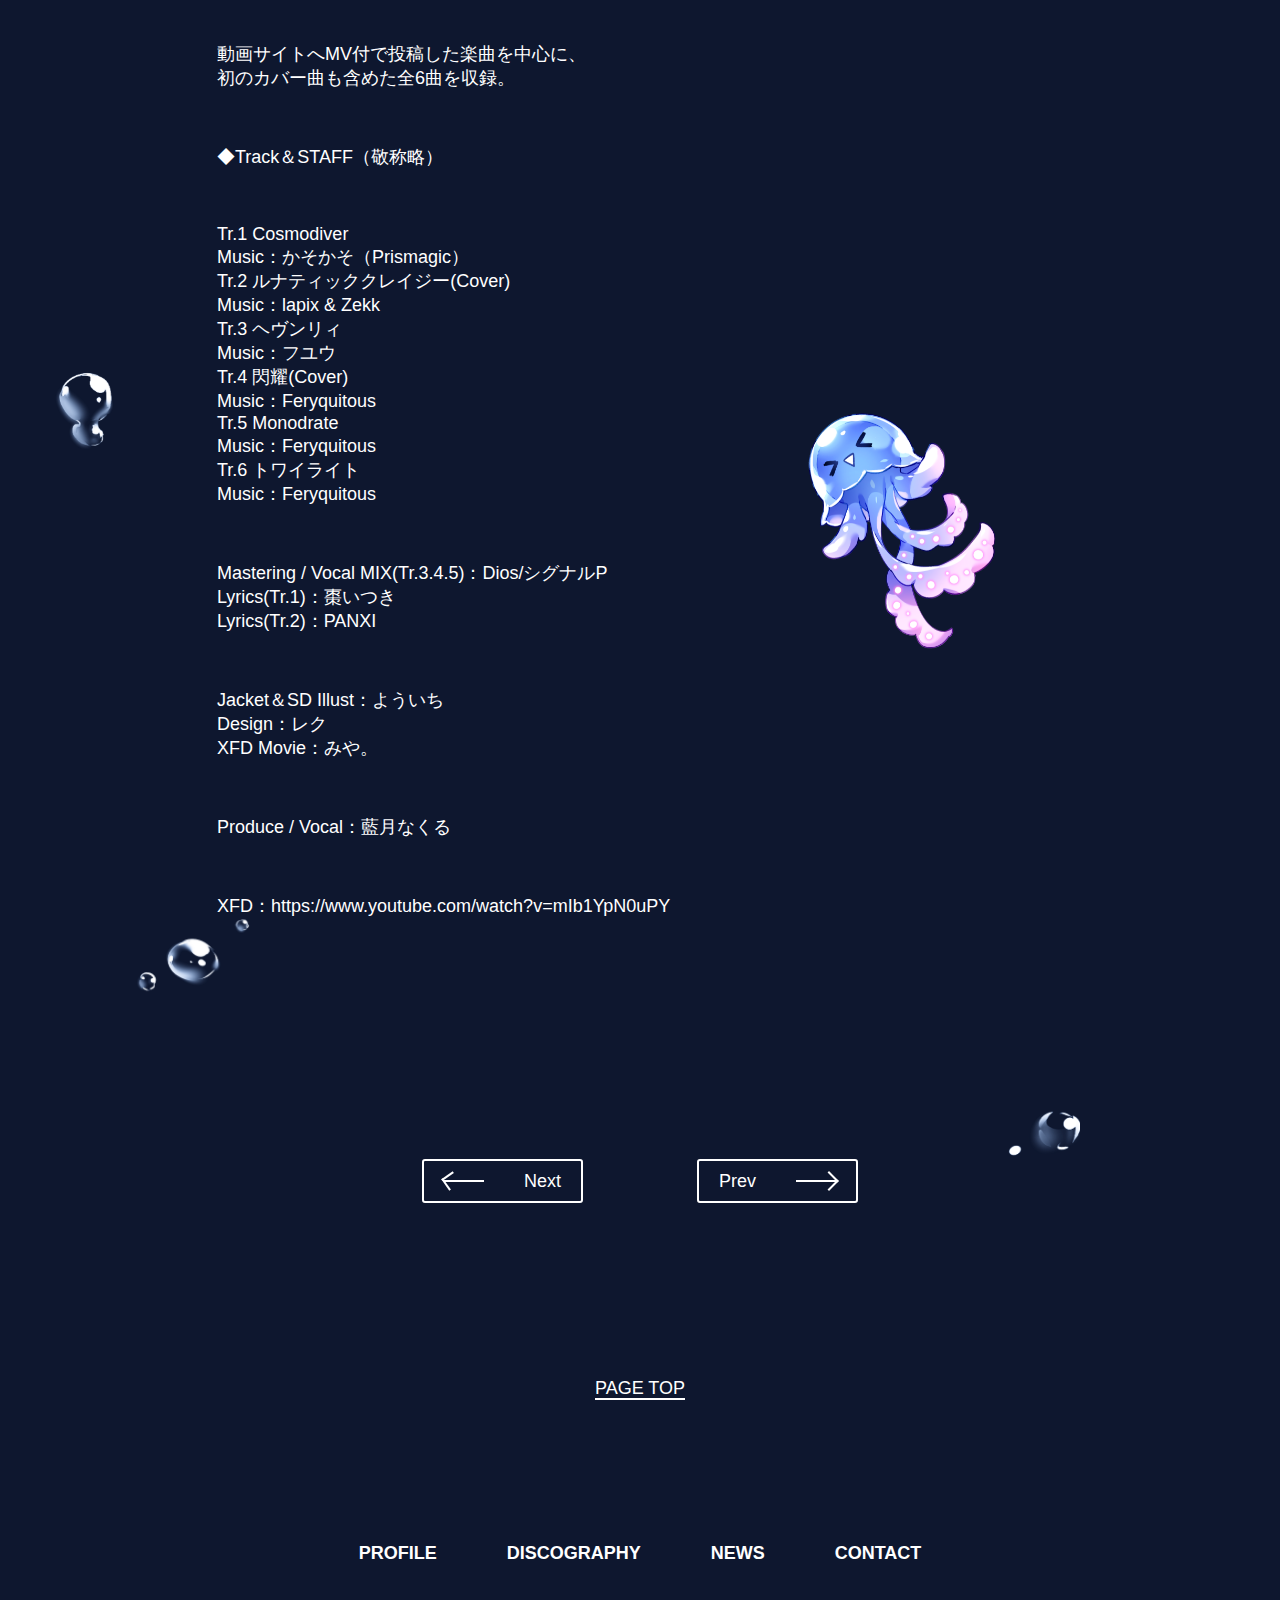
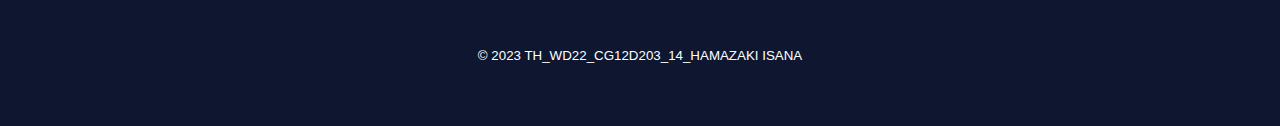
<file: single.html>
<!DOCTYPE html>
<html lang="ja">

	<head>
		<meta charset="utf-8">
		<title>藍月なくるの情報サイト</title>
		<meta name="viewport" content="width=device-width, initial-scale=1.0">
		<link rel="stylesheet" href="css/style.css">
	</head>

	<body>

		<header>

			<div class="rogoimage00">
				<h1>
					<a href="index.html">
						<img src="images/rogo_02.png" alt="ロゴの画像２" width="200px">
						<img src="images/rogo.png" alt="ロゴの画像" width="200px">
					</a>
				</h1>
			</div>

			<nav class="nav_pc">
				<ul>
					<li class="nav_pc_content"><a href="#">PROFILE</a></li>
					<li class="nav_pc_content"><a href="discography.html">DISCOGRAPHY</a></li>
					<li class="nav_pc_content"><a href="news.html">NEWS</a></li>
					<li class="nav_pc_content"><a href="#">CONTACT</a></li>
				</ul>
			</nav>

		<nav class="nav_icon">
			<ul>
				<li class="iconimage">
					<a href="https://twitter.com/NakuruAitsuki"target="_blank">
						<img src="images/twitter.png" alt="twitterの画像">
					</a>
				</li>
				<li class="iconimage">
					<a href="https://www.youtube.com/channel/UCQHCHIoeu0FRJTJNMG2_Ezw"target="_blamk">
						<img src="images/youtube.png" alt="youtubeの画像">
					</a>
				</li>
				<li class="iconimage">
					<a href="https://music.apple.com/jp/artist/%E8%97%8D%E6%9C%88%E3%81%AA%E3%81%8F%E3%82%8B/1177446629"target="_blank">
						<img src="images/apple.png" alt="appleの画像">
					</a>
				</li>
				<li class="iconimage">
					<a href="https://open.spotify.com/intl-ja/artist/76jymFPvOx0wxV8nEEewSq"target="_blank">
						<img src="images/spotify.png" alt="spotifyの画像">
					</a>
				</li>
				<li class="iconimage">
					<a href="https://nakuru.booth.pm/"target="_blank">
						<img src="images/booth.png" alt="boothの画像">
					</a>
				</li>
				<li class="iconimage">
					<a href="https://ci-en.net/creator/7588"target="_blank">
						<img src="images/cien.png" alt="cienの画像">
					</a>
				</li>
			</ul>
		</nav>

		</header>
		
		<main>
		
			<div class="single_babble01">
				<img src="images/babble_01.png" alt="泡１の画像">
			</div>
			<div class="single_babble02">
				<img src="images/babble_02.png" alt="泡２の画像">
			</div>
			<div class="single_babble03">
				<img src="images/babble_03.png" alt="泡３の画像">
			</div>
			<div class="single_babble04">
				<img src="images/babble_04.png" alt="泡４の画像">
			</div>
			<div class="single_babble05">
				<img src="images/babble_05.png" alt="泡５の画像">
			</div>
			<div class="single_babble06">
				<img src="images/babble_06.png" alt="泡６の画像">
			</div>
			<div class="single_jellyfish">
				<img src="images/kurage.png" alt="泡６の画像">
			</div>

			<div class="discography00">
				<h2 class="discography">
					DISCOGRAPHY
				</h2>
			</div>

			<div class="disco11">
				<p><img src="images/disco_11.png" alt="ディスコグラフィの画像"></p>
			</div>

			<div class="Nacollection4">
				<h2>Nacollection4</h2>
			</div>

			<div class="explanation_discography">

				<div class="explanation01_discography">
					<p>銀河を渡り、きみの惑星へ</p>
				</div>

				<div class="explanation01_discography">
					<p>藍月なくる8thアルバム「Nacollection4」
						<br>様々な曲が楽しめる「Nacollection」シリーズが3年ぶりに帰ってきた!
					</p>
				</div>

				<div class="explanation01_discography">
					<p>動画サイトへMV付で投稿した楽曲を中心に、
						<br>初のカバー曲も含めた全6曲を収録。
					</p>
				</div>

				<div class="explanation01_discography">
					<p>◆Track＆STAFF（敬称略）
				</div>

				<div class="explanation01_discography">
					<p>Tr.1 Cosmodiver
						<br>Music：かそかそ（Prismagic）
						<br>Tr.2 ルナティッククレイジー(Cover)
						<br>Music：lapix & Zekk
						<br>Tr.3 ヘヴンリィ
						<br>Music：フユウ
						<br>Tr.4 閃耀(Cover)
						<br>Music：Feryquitous
						<br>Tr.5 Monodrate
						<br>Music：Feryquitous
						<br>Tr.6 トワイライト
						<br>Music：Feryquitous
					</p>
				</div>

				<div class="explanation01_discography">
					<p>Mastering / Vocal MIX(Tr.3.4.5)：Dios/シグナルP
						<br>Lyrics(Tr.1)：棗いつき
						<br>Lyrics(Tr.2)：PANXI
					</p>
				</div>

				<div class="explanation01_discography">
					<p>Jacket＆SD Illust：よういち
						<br>Design：レク
						<br>XFD Movie：みや。
					</p>
				</div>

				<div class="explanation01_discography">
					<p>Produce / Vocal：藍月なくる</p>
				</div>

				<div class="explanation01_discography">
					<p>XFD：<span class="youtube_link"><a href="https://www.youtube.com/watch?v=mIb1YpN0uPY"target="_blank">https://www.youtube.com/watch?v=mIb1YpN0uPY</a></span></p>
				</div>

			</div>

			<div class="yajirusi">
			
				<div class="next">
					<p>
						<a href="#">Next</a>
					</p>
				</div>
				
				<div class="prev">
					<p>
						<a href="#">Prev</a>
					</p>
				</div>
				
			</div>

			<div class="back00">
				<p class="back"><span><a href="#">PAGE TOP</a></span></p>
			</div>
			
		</main>

		<footer>
		
			<nav class="footer_nav">
				<ul>
					<li class="navi_content"><a href="#">PROFILE</a></li>
					<li class="navi_content"><a href="discography.html">DISCOGRAPHY</a></li>
					<li class="navi_content"><a href="news.html">NEWS</a></li>
					<li class="navi_content"><a href="#">CONTACT</a></li>
				</ul>
			</nav>
			
			<div class="copy">
				<small>© 2023 TH_WD22_CG12D203_14_HAMAZAKI ISANA</small>
			</div>
			
		</footer>

	</body>

</html>
</file>
<file: css/style.css>
@charset "utf-8";

* 
	{
		box-sizing: border-box;
	}

body
	{
		padding-top:125px;
		margin: 0;
		text-align:center;
		font-family: "Hiragino Sans W3", "Hiragino Kaku Gothic ProN", "ヒラギノ角ゴ ProN W3", "メイリオ", Meiryo, "ＭＳ Ｐゴシック", "MS PGothic", sans-serif;
		background: linear-gradient(180deg, rgb(18, 42, 135), rgb(14, 23, 47) 45%);
	}

header
		{
		width: 100%;
		padding:30px 40px;
		background-color:rgba(18,42,135,0.4);
		position: fixed;
		top: 0;
		z-index: 10;
		display: flex;
	}

.rogoimage00
	{
		position:absolute;
		width:210px;
		height:60px;
		margin:0 20px;
		display:block;
		overflow:hidden;
		cursor:pointer;
		border:solid 2px transparent;
	}
.rogoimage00 img
	{
		position:absolute;
		top:50%;
		left:50%;
		-webkit-transform:translate(-50%,-50%);
		transform:translate(-50%,-50%);
		width:100%;
		display:block;
		-webkit-transition: .4s ease-in-out;
		transition:.4s ease-in-out;
		object-fit:cover;
	}
.rogoimage00:hover img:nth-child(2)
	{
		opacity:0;
	}


.nav_pc
	{
		margin:3px 0 0 300px;
	}

.nav_pc ul
	{
		list-style:none;
		margin:0;
		padding:0;
		display:flex;
	}

.nav_pc a
	{
		color: #ffffff;
		text-decoration: none;
		line-height: 60px;
		padding: 0 20px;
		font-size:18px;
		font-weight:bold;
		position:relative;
	}

.nav_pc a::after
	{
		position:absolute;
		bottom:-1px;
		left:0;
		content:"";
		width:100%;
		height:2px;
		background:#ffffff;
		transform:scale(0,1);
		transform-origin:center top;
		transition:transform 0.5s;
	}
.nav_pc a:hover::after
	{
		transform:scale(1,1);
	}

.nav_icon
	{
		margin:10px 0 0 auto;
	}
.iconimage
	{
		position:relative;
		width:20px;
		height:20px;
		border:solid 2px transparent;
	}
.nav_icon ul
	{
		list-style:none;
		display:flex;
		margin:0;
		padding:0;
	}
.nav_icon li
	{
		padding:20px;
	}
.nav_icon img
	{
		position:absolute;
		top:50%;
		left:50%;
		transform:translate(-50%,-50%);
		width:20px;
		height:auto;
		object-fit:cover;
	}
.iconimage:hover
	{
		opacity:0.8;
	}

.nav_sm
	{
		display: none;
	}
.nav_sm ul
	{
		list-style:none;
		margin:0;
		padding:0;
		display:flex;
	}

.nav_sm a
	{
		color: #ffffff;
		text-decoration: none;
		display: block;
		line-height: 60px;
		padding: 0 20px;
		font-size:18px;
		font-weight:bold;
		position:relative;
	}

.nav_sm a::after
	{
		position:absolute;
		bottom:-1px;
		left:0;
		content:"";
		width:100%;
		height:2px;
		background:#ffffff;
		transform:scale(0,1);
		transform-origin:center top;
		transition:transform 0.5s;
	}
.nav_sm a:hover::after
	{
		transform:scale(1,1);
	}
.nav_sm_content:hover
	{
		opacity:0.8;
	}




.babble01 img
	{
		width:150px;
		object-fit:cover;
		position: absolute;
		z-index:100;
		left:120px;
		top:1100px;
	}
.babble01
	{
		animation-name:babbleanime01;
		animation-timing-function:ease-in-out;
		animation-iteration-count:infinite;
		animation-direction:alternate;
		animation-duration:1.5s;
	}
@keyframes babbleanime01
	{
		0%
			{
				transform:translate(0,0px);
			}
		100%
			{
				transform:translate(0,-25px);
			}
	}
.babble02 img
	{
		width:250px;
		object-fit:cover;
		position: absolute;
		z-index:100;
		left:180px;
		top:200px;
	}
.babble02
	{
		animation-name:babbleanime02;
		animation-timing-function:ease-in-out;
		animation-iteration-count:infinite;
		animation-direction:alternate;
		animation-duration:3.0s;
	}
@keyframes babbleanime02
	{
		0%
			{
				transform:translate(0,0px);
			}
		100%
			{
				transform:translate(0,-25px);
			}
	}
.babble03 img
	{
		width:80px;
		object-fit:cover;
		position: absolute;
		z-index:100;
		left:200px;
		top:2600px;
	}
.babble03
	{
		animation-name:babbleanime03;
		animation-timing-function:ease-in-out;
		animation-iteration-count:infinite;
		animation-direction:alternate;
		animation-duration:1.8s;
	}
@keyframes babbleanime03
	{
		0%
			{
				transform:translate(0,0px);
			}
		100%
			{
				transform:translate(0,-25px);
			}
	}
.babble04 img
	{
		width:80px;
		object-fit:cover;
		position: absolute;
		z-index:100;
		left:350px;
		top:1950px;
	}
.babble04
	{
		animation-name:babbleanime04;
		animation-timing-function:ease-in-out;
		animation-iteration-count:infinite;
		animation-direction:alternate;
		animation-duration:1.5s;
	}
@keyframes babbleanime04
	{
		0%
			{
				transform:translate(0,0px);
			}
		100%
			{
				transform:translate(0,-25px);
			}
	}
.babble05 img
	{
		width:150px;
		object-fit:cover;
		position: absolute;
		z-index:100;
		right:180px;
		top:50px;
	}
.babble05
	{
		animation-name:babbleanime05;
		animation-timing-function:ease-in-out;
		animation-iteration-count:infinite;
		animation-direction:alternate;
		animation-duration:2.5s;
	}
@keyframes babbleanime05
	{
		0%
			{
				transform:translate(0,0px);
			}
		100%
			{
				transform:translate(0,-25px);
			}
	}
.babble06 img
	{
		width:100px;
		object-fit:cover;
		position: absolute;
		z-index:100;
		right:140px;
		top:1800px;
	}
.babble06
	{
		animation-name:babbleanime06;
		animation-timing-function:ease-in-out;
		animation-iteration-count:infinite;
		animation-direction:alternate;
		animation-duration:2.0s;
	}
@keyframes babbleanime06
	{
		0%
			{
				transform:translate(0,0px);
			}
		100%
			{
				transform:translate(0,-25px);
			}
	}
.jellyfish img
	{
		width:220px;
		object-fit:cover;
		position: absolute;
		z-index:100;
		right:270px;
		top:2600px;
	}
.jellyfish
	{
		animation-name:jellyfishanime;
		animation-timing-function:ease-in-out;
		animation-iteration-count:infinite;
		animation-direction:alternate;
		animation-duration:2.5s;
	}
@keyframes jellyfishanime
	{
		0%
			{
				transform:translate(0,0px);
			}
		100%
			{
				transform:translate(0,-25px);
			}
	}
div.mainimage
	{
		text-align:center;
	}

.mainimage img
	{
		width:1300px;
		height:650px;
		object-fit:cover;
	}

div.profile00
	{
		max-width:400px;
		margin:auto;
		text-align:center;
	}
.profile
	{
		color:#ffffff;
		font-size:45px;
		position:relative;
		display:inline-block;
		margin-boyyom:5px;
	}
.profile::before
	{
		content:"";
		position:absolute;
		left:-25%;
		bottom:-3px;
		display:inline-block;
		width:150%;
		height:3px;
		-webkit-transfrom:translateX(-50%);
		transfrom:translateX(-50%);
		background-color:#ffffff;
	}


div.profile0
	{
		margin:80px auto 80px auto;
		border:solid 2px transparent;

	}
div.profile01
	{
		display: flex;
		column-gap: 70px;
		justify-content:center;
		padding:20px;
		margin:70px auto 70px auto;
		width:1200px;
		height:760px;
	}
div.pro01
	{
		width:480px;
		height:650px;
		margin-top:30px;
	}
.profile02
	{
		font-size: 17px;
		color: #ffffff;
		text-align:center;
	}
.profile03
	{
		font-size: 60px;
		color: #ffffff;
		text-align:center;
		border-bottom:solid 2px #ffffff;
	}
.profile04
	{
		font-size: 17px;
		color: #ffffff;
		text-align:center;
	}
.profile05
	{
		font-size: 18px;
		color: #ffffff;
		text-align:left;
		margin-top:70px;
		letter-spacing:0.05em;
		line-height:2.0;
	}

.slideContents img
	{
		width:500px;
		height:auto;
		margin:10px auto 10px auto;
		text-align:center;
		object-fit:cover;
	}
.slideshow
	{
		position: relative;
		overflow: hidden;
		width: 480px;
		height:720px;
	}
/* :::::: slideContents :::::: */
.slideContents
	{
		position: relative;
		text-align: center;
		-webkit-user-select: none;
		user-select: none;
		margin:10px auto 10px auto;
		width: 480px;
		height: 700px;
		border-radius: 1.8em;
		border:solid 2px #ffffff;
	}
.slideContents section
	{
		position: absolute;
		top: 0;
		left: 0;
		width: 100%;
	}
.slideContents section img
	{
		max-width: 100%;
		height: auto;
		padding: 0 50px;
		box-sizing: border-box;
		vertical-align: middle;
	}
@media (min-width: 480px)
	{
		.slideContents section img
		{
			object-fit: cover;
		}
	}
/* :::::: mechanism :::::: */
.slideContents #slide1
	{
		position: relative;
	}
.slideContents section
	{
		animation: autoplay 30s cubic-bezier(0.215, 0.61, 0.355, 1) infinite;
	}
@keyframes autoplay
	{
		from, to, 16%
			{
				transform: none;
			}
		20% 
			{
				transform: translateX(-100%);
			}
		20.001%, 96%
			{
				transform: translateX(100%);
			}
	}
.slideContents #slide1
	{
		animation-delay: 0s;
	}
.slideContents #slide2
	{
		animation-delay: -24s;
	}
.slideContents #slide3
	{
		animation-delay: -18s;
	}
.slideContents #slide4
	{
		animation-delay: -12s;
	}
.slideContents #slide5
	{
		animation-delay: -6s;
	}


div.discography0
	{
		justify-content:center;
		padding:auto;
		margin:80px auto 80px auto;
		width:1200px;
		height:auto;
	}
div.discography00
	{
		max-width:400px;
		margin:auto;
		text-align:center;
	}
.discography
	{
		color:#ffffff;
		font-size:45px;
		position:relative;
		display:inline-block;
		margin-bottom:5px;
	}
.discography::before
	{
		content:"";
		position:absolute;
		left:-25%;
		bottom:-3px;
		display:inline-block;
		width:150%;
		height:3px;
		-webkit-transfrom:translateX(-50%);
		transfrom:translateX(-50%);
		background-color:#ffffff;
	}
div.discography1
	{
		display: flex;
		column-gap: 50px;
		justify-content:center;
		padding:auto;
		margin:70px auto 70px auto;
	}
div.disco_box1
	{
		width:360px;
		height:400px;
	}
.disco_image img
	{
		width:100%;
		height:320px;
		object-fit:cover;
		border:solid 5px #ffffff;
	}
.disco_image:hover
	{
		opacity:0.8;
	}
div.disco_text
	{
		width: 100%;
		height: 75px;
		padding-right: 12px;
		padding-left: 12px;
		text-align:center;
		box-sizing: border-box;
	}
.disco_text p 
	{
		font-size: 20px;
		color: #ffffff;
	}
.disco_text a
	{
		color: #ffffff;
		text-decoration:none;
	}
.disco_text:hover
	{
		opacity:0.8;
	}


div.news0
	{
		justify-content:center;
		padding:auto;
		margin:120px auto 120px auto;
		width:1200px;
		height:auto;
	}
div.news00
	{
		max-width:400px;
		margin:auto;
		text-align:center;
	}
.news
	{
		color:#ffffff;
		font-size:45px;
		position:relative;
		display:inline-block;
		margin-bottom:5px;
	}
.news::before
	{
		content:"";
		position:absolute;
		left:-25%;
		bottom:-3px;
		display:inline-block;
		width:150%;
		height:3px;
		-webkit-transfrom:translateX(-50%);
		transfrom:translateX(-50%);
		background-color:#ffffff;
	}
div.news1
	{
		display: flex;
		column-gap: 50px;
		justify-content:center;
		padding:auto;
		margin:70px auto 70px auto;
	}
div.news_box1
	{
		width:360px;
		height:320px;
	}
.news_image img
	{
		width:100%;
		height:200px;
		object-fit:cover;
		border:solid 5px #ffffff;
	}
.news_image:hover
	{
		opacity:0.8;
	}
div.news_text
	{
		width: 100%;
		height: 120px;
		padding-right: 12px;
		padding-left: 12px;
		box-sizing: border-box;
	}
.news_text p 
	{
		font-size: 18px;
		color: #ffffff;
		text-align:left;
	}
.news_text a
	{
		color: #ffffff;
		text-decoration:none;
	}
.news_text:hover
	{
		opacity:0.8;
	}
div.viewall
	{
		width:220px;
		margin:auto;
	}
.viewall a
	{
		justify-content: center;
		align-items: center;
		position: relative;
		width: 150px;
		color: #ffffff;
		font-size: 18px;
		text-decoration: none;
		background-color: transparent;
		border-radius: 3px;
		border: 2px solid #ffffff;
		padding:10px 100px 10px 20px;
		margin:20px auto;
	}
.viewall a::before
	{
		content:"";
		margin:auto;
		position:absolute;
		top:0;
		bottom:0;
		right: 20px;
		transform: rotate(45deg);
		width: 12px;
		height: 12px;
		border-top: 2px solid #ffffff;
		border-right: 2px solid #ffffff;
	}
.viewall a::after
	{
		content:"";
		margin:auto;
		position:absolute;
		top:0;
		bottom:0;
		right: 20px;
		width: 50px;
		height: 2px;
		background:#ffffff;
	}

.viewall:hover
	{
		opacity:0.8;
	}


footer
	{
		width:100%;
		height:auto;
		background-color:rgb(14, 23, 47);
		margin:0 auto;
		text-align:center;
		display:block;
		justify-content:center;
		align-items:center;
		bottom:0;
		border: 2px solid transparent;
	}
.footer_nav a
	{
		text-decoration:none;
		color:#ffffff;
		font-size:18px;
		font-weight:bold;
		padding:0 15px;
		position:relative;
	}
.footer_nav
	{
		position:relative;
		display:flex;
		justify-content:center;
		margin:50px auto;
		border: 2px solid transparent;
		padding:0;
	}
.footer_nav ul
	{
		list-style:none;
		display:flex;
		margin:0;
		padding:0;
	}
.footer_nav li
	{
		padding:20px;
	}
.footer_nav a::after
	{
		position:absolute;
		bottom:-1px;
		left:0;
		content:"";
		width:100%;
		height:2px;
		background:#ffffff;
		transform:scale(0,1);
		transform-origin:center top;
		transition:transform 0.5s;
	}
.footer_nav a:hover::after
	{
		transform:scale(1,1);
	}


.copy
	{
		color:#ffffff;
		margin:60px auto;
	}


.back00
	{
		width:100px;
		margin:170px auto 70px auto;
	}
.back a
	{
		color:#ffffff;
		font-size:18px;
		text-decoration:none;
		border-bottom:solid 2px #ffffff;
	}
.back:hover
	{
		opacity:0.8;
	}




/*-------------discography--------------*/
.discography_babble01 img
	{
		width:150px;
		object-fit:cover;
		position: absolute;
		z-index:100;
		left:120px;
		top:10px;
	}
.discography_babble01
	{
		animation-name:discography_babbleanime01;
		animation-timing-function:ease-in-out;
		animation-iteration-count:infinite;
		animation-direction:alternate;
		animation-duration:1.5s;
	}
@keyframes discography_babbleanime01
	{
		0%
			{
				transform:translate(0,0px);
			}
		100%
			{
				transform:translate(0,-25px);
			}
	}
.discography_babble02 img
	{
		width:250px;
		object-fit:cover;
		position: absolute;
		z-index:100;
		right:60px;
		top:1700px;
	}
.discography_babble02
	{
		animation-name:discography_babbleanime02;
		animation-timing-function:ease-in-out;
		animation-iteration-count:infinite;
		animation-direction:alternate;
		animation-duration:3.0s;
	}
@keyframes discography_babbleanime02
	{
		0%
			{
				transform:translate(0,0px);
			}
		100%
			{
				transform:translate(0,-25px);
			}
	}
.discography_babble03 img
	{
		width:80px;
		object-fit:cover;
		position: absolute;
		z-index:100;
		right:50px;
		top:600px;
	}
.discography_babble03
	{
		animation-name:discography_babbleanime03;
		animation-timing-function:ease-in-out;
		animation-iteration-count:infinite;
		animation-direction:alternate;
		animation-duration:1.8s;
	}
@keyframes discography_babbleanime03
	{
		0%
			{
				transform:translate(0,0px);
			}
		100%
			{
				transform:translate(0,-25px);
			}
	}
.discography_babble04 img
	{
		width:80px;
		object-fit:cover;
		position: absolute;
		z-index:100;
		left:70px;
		top:1050px;
	}
.discography_babble04
	{
		animation-name:discography_babbleanime04;
		animation-timing-function:ease-in-out;
		animation-iteration-count:infinite;
		animation-direction:alternate;
		animation-duration:1.5s;
	}
@keyframes discography_babbleanime04
	{
		0%
			{
				transform:translate(0,0px);
			}
		100%
			{
				transform:translate(0,-25px);
			}
	}
.discography_babble05 img
	{
		width:150px;
		object-fit:cover;
		position: absolute;
		z-index:100;
		left:200px;
		top:2150px;
	}
.discography_babble05
	{
		animation-name:discography_babbleanime05;
		animation-timing-function:ease-in-out;
		animation-iteration-count:infinite;
		animation-direction:alternate;
		animation-duration:2.5s;
	}
@keyframes discography_babbleanime05
	{
		0%
			{
				transform:translate(0,0px);
			}
		100%
			{
				transform:translate(0,-25px);
			}
	}
.discography_babble06 img
	{
		width:100px;
		object-fit:cover;
		position: absolute;
		z-index:100;
		right:240px;
		top:100px;
	}
.discography_babble06
	{
		animation-name:discography_babbleanime06;
		animation-timing-function:ease-in-out;
		animation-iteration-count:infinite;
		animation-direction:alternate;
		animation-duration:2.0s;
	}
@keyframes discography_babbleanime06
	{
		0%
			{
				transform:translate(0,0px);
			}
		100%
			{
				transform:translate(0,-25px);
			}
	}
.discography_jellyfish img
	{
		width:220px;
		object-fit:cover;
		position: absolute;
		z-index:100;
		right:230px;
		top:2000px;
	}
.discography_jellyfish
	{
		animation-name:discography_jellyfishanime;
		animation-timing-function:ease-in-out;
		animation-iteration-count:infinite;
		animation-direction:alternate;
		animation-duration:2.2s;
	}
@keyframes discography_jellyfishanime
	{
		0%
			{
				transform:translate(0,0px);
			}
		100%
			{
				transform:translate(0,-25px);
			}
	}

div.discography1_2
	{
		display: flex;
		column-gap: 50px;
		padding:auto;
		margin:auto 10px;
		width:775px;
	}
div.disco_box1_2
	{
		width:360px;
		height:400px;
	}
.disco_image_2 img
	{
		width:100%;
		height:320px;
		object-fit:cover;
		border:solid 5px #ffffff;
	}
.disco_image_2:hover
	{
		opacity:0.8;
	}
div.disco_text_2
	{
		width: 100%;
		height: 75px;
		padding-right: 12px;
		padding-left: 12px;
		text-align:center;
		box-sizing: border-box;
	}
.disco_text_2 p 
	{
		font-size: 20px;
		color: #ffffff;
	}
.disco_text_2 a
	{
		color: #ffffff;
		text-decoration:none;
	}
.disco_text_2:hover
	{
		opacity:0.8;
	}



/*-----------------news-----------------*/
.news_babble01 img
	{
		width:150px;
		object-fit:cover;
		position: absolute;
		z-index:100;
		left:20px;
		top:1000px;
	}
.news_babble01
	{
		animation-name:news_babbleanime01;
		animation-timing-function:ease-in-out;
		animation-iteration-count:infinite;
		animation-direction:alternate;
		animation-duration:1.5s;
	}
@keyframes news_babbleanime01
	{
		0%
			{
				transform:translate(0,0px);
			}
		100%
			{
				transform:translate(0,-25px);
			}
	}
.news_babble02 img
	{
		width:250px;
		object-fit:cover;
		position: absolute;
		z-index:100;
		right:180px;
		top:2500px;
	}
.news_babble02
	{
		animation-name:news_babbleanime02;
		animation-timing-function:ease-in-out;
		animation-iteration-count:infinite;
		animation-direction:alternate;
		animation-duration:3.0s;
	}
@keyframes news_babbleanime02
	{
		0%
			{
				transform:translate(0,0px);
			}
		100%
			{
				transform:translate(0,-25px);
			}
	}
.news_babble03 img
	{
		width:80px;
		object-fit:cover;
		position: absolute;
		z-index:100;
		right:200px;
		top:150px;
	}
.news_babble03
	{
		animation-name:news_babbleanime03;
		animation-timing-function:ease-in-out;
		animation-iteration-count:infinite;
		animation-direction:alternate;
		animation-duration:1.8s;
	}
@keyframes news_babbleanime03
	{
		0%
			{
				transform:translate(0,0px);
			}
		100%
			{
				transform:translate(0,-25px);
			}
	}
.news_babble04 img
	{
		width:80px;
		object-fit:cover;
		position: absolute;
		z-index:100;
		left:150px;
		top:10px;
	}
.news_babble04
	{
		animation-name:news_babbleanime04;
		animation-timing-function:ease-in-out;
		animation-iteration-count:infinite;
		animation-direction:alternate;
		animation-duration:1.5s;
	}
@keyframes news_babbleanime04
	{
		0%
			{
				transform:translate(0,0px);
			}
		100%
			{
				transform:translate(0,-25px);
			}
	}
.news_babble05 img
	{
		width:150px;
		object-fit:cover;
		position: absolute;
		z-index:100;
		left:10px;
		top:2000px;
	}
.news_babble05
	{
		animation-name:news_babbleanime05;
		animation-timing-function:ease-in-out;
		animation-iteration-count:infinite;
		animation-direction:alternate;
		animation-duration:2.5s;
	}
@keyframes news_babbleanime05
	{
		0%
			{
				transform:translate(0,0px);
			}
		100%
			{
				transform:translate(0,-25px);
			}
	}
.news_babble06 img
	{
		width:100px;
		object-fit:cover;
		position: absolute;
		z-index:100;
		right:120px;
		top:1200px;
	}
.news_babble06
	{
		animation-name:news_babbleanime06;
		animation-timing-function:ease-in-out;
		animation-iteration-count:infinite;
		animation-direction:alternate;
		animation-duration:2.0s;
	}
@keyframes news_babbleanime06
	{
		0%
			{
				transform:translate(0,0px);
			}
		100%
			{
				transform:translate(0,-25px);
			}
	}
.news_jellyfish img
	{
		width:220px;
		object-fit:cover;
		position: absolute;
		z-index:100;
		left:150px;
		top:2350px;
		transform: scale(-1, 1);
	}
.news_jellyfish
	{
		animation-name:news_jellyfishanime;
		animation-timing-function:ease-in-out;
		animation-iteration-count:infinite;
		animation-direction:alternate;
		animation-duration:2.5s;
	}
@keyframes news_jellyfishanime
	{
		0%
			{
				transform:translate(0,0px);
			}
		100%
			{
				transform:translate(0,-25px);
			}
	}

div.news0
	{
		justify-content:center;
		padding:auto;
		margin:120px auto 120px auto;
		width:1200px;
		height:auto;
	}
.news
	{
		color:#ffffff;
		font-size:45px;
		border-bottom:solid 2px #ffffff;
	}
.news_menu a
	{
		text-decoration:none;
		color:#ffffff;
		font-size:18px;
		font-weight:bold;
		padding:0 15px;
		position:relative;
	}
.news_menu
	{
		position:relative;
		display:flex;
		justify-content:center;
		margin:50px auto;
		border: 2px solid transparent;
		padding:0;
	}
.news_menu ul
	{
		list-style:none;
		display:flex;
		margin:0;
		padding:0;
	}
.news_menu li
	{
		padding:20px;
	}
.news_menu a::after
	{
		position:absolute;
		bottom:-1px;
		left:0;
		content:"";
		width:100%;
		height:2px;
		background:#ffffff;
		transform:scale(0,1);
		transform-origin:center top;
		transition:transform 0.5s;
	}
.news_menu a:hover::after
	{
		transform:scale(1,1);
	}
div.news2
	{
		display: flex;
		column-gap: 50px;
		justify-content:center;
		padding:auto;
		height:450px;
		margin:70px auto 70px auto;
	}
div.news_box2
	{
		width:360px;
		height:400px;
		border-bottom:dashed 2px #ffffff;
	}
.news_image2 img
	{
		width:100%;
		height:200px;
		object-fit:cover;
		border:solid 5px #ffffff;
	}
.news_image2:hover
	{
		opacity:0.8;
	}
div.news_text
	{
		width: 100%;
		height: 120px;
		padding-right: 12px;
		padding-left: 12px;
		box-sizing: border-box;
	}
.news_text p 
	{
		font-size: 18px;
		color: #ffffff;
		text-align:left;
	}
.news_text a
	{
		color: #ffffff;
		text-decoration:none;
	}
.news_text:hover
	{
		opacity:0.8;
	}



div.news_day
	{
		display:flex;
		color:#ffffff;
		padding:5px;
		width: 100%;
		padding-right: 12px;
		padding-left: 12px;
		box-sizing: border-box;
	}
.news_tag
	{
		margin:auto 0 auto auto;
	}
.news_tag p 
	{
		font-size: 16px;
		color: #ffffff;
	}

.news_page a
	{
		text-decoration:none;
		color:#ffffff;
		font-size:18px;
		font-weight:bold;
		padding:0 15px;
		position:relative;
	}
.news_page
	{
		position:relative;
		display:flex;
		justify-content:center;
		margin:50px auto;
		border: 2px solid transparent;
		padding:0;
	}
.news_page ul
	{
		list-style:none;
		margin:0;
		padding:0;
		display:flex;
	}
.news_page li
	{
		margin:auto 20px;
	}
.news_page a::after
	{
		position:absolute;
		bottom:-1px;
		left:0;
		content:"";
		width:100%;
		height:2px;
		background:#ffffff;
		transform:scale(0,1);
		transform-origin:center top;
		transition:transform 0.5s;
	}
.news_page a:hover::after
	{
		transform:scale(1,1);
	}



/*-----------------single-----------------*/

.single_babble01 img
	{
		width:150px;
		object-fit:cover;
		position: absolute;
		z-index:100;
		left:120px;
		top:2500px;
	}
.single_babble01
	{
		animation-name:single_babbleanime01;
		animation-timing-function:ease-in-out;
		animation-iteration-count:infinite;
		animation-direction:alternate;
		animation-duration:1.5s;
	}
@keyframes single_babbleanime01
	{
		0%
			{
				transform:translate(0,0px);
			}
		100%
			{
				transform:translate(0,-25px);
			}
	}
.single_babble02 img
	{
		width:250px;
		object-fit:cover;
		position: absolute;
		z-index:100;
		left:180px;
		top:1200px;
	}
.single_babble02
	{
		animation-name:single_babbleanime02;
		animation-timing-function:ease-in-out;
		animation-iteration-count:infinite;
		animation-direction:alternate;
		animation-duration:3.0s;
	}
@keyframes single_babbleanime02
	{
		0%
			{
				transform:translate(0,0px);
			}
		100%
			{
				transform:translate(0,-25px);
			}
	}
.single_babble03 img
	{
		width:80px;
		object-fit:cover;
		position: absolute;
		z-index:100;
		right:200px;
		top:2700px;
	}
.single_babble03
	{
		animation-name:single_babbleanime03;
		animation-timing-function:ease-in-out;
		animation-iteration-count:infinite;
		animation-direction:alternate;
		animation-duration:1.8s;
	}
@keyframes single_babbleanime03
	{
		0%
			{
				transform:translate(0,0px);
			}
		100%
			{
				transform:translate(0,-25px);
			}
	}
.single_babble04 img
	{
		width:80px;
		object-fit:cover;
		position: absolute;
		z-index:100;
		left:50px;
		top:1950px;
	}
.single_babble04
	{
		animation-name:single_babbleanime04;
		animation-timing-function:ease-in-out;
		animation-iteration-count:infinite;
		animation-direction:alternate;
		animation-duration:1.5s;
	}
@keyframes single_babbleanime04
	{
		0%
			{
				transform:translate(0,0px);
			}
		100%
			{
				transform:translate(0,-25px);
			}
	}
.single_babble05 img
	{
		width:150px;
		object-fit:cover;
		position: absolute;
		z-index:100;
		right:180px;
		top:1400px;
	}
.single_babble05
	{
		animation-name:single_babbleanime05;
		animation-timing-function:ease-in-out;
		animation-iteration-count:infinite;
		animation-direction:alternate;
		animation-duration:2.5s;
	}
@keyframes single_babbleanime05
	{
		0%
			{
				transform:translate(0,0px);
			}
		100%
			{
				transform:translate(0,-25px);
			}
	}
.single_babble06 img
	{
		width:100px;
		object-fit:cover;
		position: absolute;
		z-index:100;
		right:140px;
		top:100px;
	}
.single_babble06
	{
		animation-name:single_babbleanime06;
		animation-timing-function:ease-in-out;
		animation-iteration-count:infinite;
		animation-direction:alternate;
		animation-duration:2.0s;
	}
@keyframes single_babbleanime06
	{
		0%
			{
				transform:translate(0,0px);
			}
		100%
			{
				transform:translate(0,-25px);
			}
	}
.single_jellyfish img
	{
		width:220px;
		object-fit:cover;
		position: absolute;
		z-index:100;
		right:270px;
		top:2000px;
	}
.single_jellyfish
	{
		animation-name:single_jellyfishanime;
		animation-timing-function:ease-in-out;
		animation-iteration-count:infinite;
		animation-direction:alternate;
		animation-duration:2.5s;
	}
@keyframes single_jellyfishanime
	{
		0%
			{
				transform:translate(0,0px);
			}
		100%
			{
				transform:translate(0,-25px);
			}
	}
div.disco11
	{
		text-align:center;
	}
.disco11 img
	{
		width:900px;
		height:900px;
		object-fit:cover;
		margin:70px auto;
		border:10px solid #ffffff;
	}
.Nacollection4
	{
		font-size:25px;
		color:#ffffff;
	}

div.explanation_discography
	{
		width:1000px;
		margin:70px auto;
		border:2px solid transparent;
	}
.explanation_discography p
	{
		font-size:18px;
		color:#ffffff;
		text-align:left;
	}
div.explanation01_discography
	{
		width:850px;
		margin:15px auto;
		border:2px solid transparent;
	}


div.yajirusi
	{
		display: flex;
		column-gap: 50px;
		justify-content:center;
		padding:auto;
		margin:200px auto 70px auto;
		width:500px;
		height:auto;
	}
div.next
	{
		width:220px;
		margin:auto;
	}
.next a
	{
		justify-content: center;
		align-items: center;
		position: relative;
		width: 150px;
		color: #ffffff;
		font-size: 18px;
		text-decoration: none;
		background-color: transparent;
		border-radius: 3px;
		border: 2px solid #ffffff;
		padding:10px 20px 10px 100px;
		margin:20px auto;
	}
.next a::before
	{
		content:"";
		margin:auto;
		position:absolute;
		top:0;
		bottom:0;
		left: 20px;
		transform: rotate(235deg);
		width: 12px;
		height: 12px;
		border-top: 2px solid #ffffff;
		border-right: 2px solid #ffffff;
	}
.next a::after
	{
		content:"";
		margin:auto;
		position:absolute;
		top:0;
		bottom:0;
		left: 20px;
		width: 40px;
		height: 2px;
		background:#ffffff;
	}
.next:hover
	{
		opacity:0.8;
	}
div.prev
	{
		width:220px;
		margin:auto;
	}
.prev a
	{
		justify-content: center;
		align-items: center;
		position: relative;
		width: 150px;
		color: #ffffff;
		font-size: 18px;
		text-decoration: none;
		background-color: transparent;
		border-radius: 3px;
		border: 2px solid #ffffff;
		padding:10px 100px 10px 20px;
		margin:20px auto;
	}
.prev a::before
	{
		content:"";
		margin:auto;
		position:absolute;
		top:0;
		bottom:0;
		right: 20px;
		transform: rotate(45deg);
		width: 12px;
		height: 12px;
		border-top: 2px solid #ffffff;
		border-right: 2px solid #ffffff;
	}
.prev a::after
	{
		content:"";
		margin:auto;
		position:absolute;
		top:0;
		bottom:0;
		right: 20px;
		width: 40px;
		height: 2px;
		background:#ffffff;
	}
.prev:hover
	{
		opacity:0.8;
	}
.youtube_link a
	{
		text-decoration:none;
		color:#ffffff;
	}
.youtube_link:hover
	{
		opacity:0.8;
	}



/*-------------news_detail--------------*/

.news_detail_babble01 img
	{
		width:150px;
		object-fit:cover;
		position: absolute;
		z-index:100;
		right:120px;
		top:2400px;
	}
.news_detail_babble01
	{
		animation-name:news_detail_babbleanime01;
		animation-timing-function:ease-in-out;
		animation-iteration-count:infinite;
		animation-direction:alternate;
		animation-duration:1.5s;
	}
@keyframes news_detail_babbleanime01
	{
		0%
			{
				transform:translate(0,0px);
			}
		100%
			{
				transform:translate(0,-25px);
			}
	}
.news_detail_babble02 img
	{
		width:250px;
		object-fit:cover;
		position: absolute;
		z-index:100;
		left:80px;
		top:2150px;
	}
.news_detail_babble02
	{
		animation-name:news_detail_babbleanime02;
		animation-timing-function:ease-in-out;
		animation-iteration-count:infinite;
		animation-direction:alternate;
		animation-duration:3.0s;
	}
@keyframes news_detail_babbleanime02
	{
		0%
			{
				transform:translate(0,0px);
			}
		100%
			{
				transform:translate(0,-25px);
			}
	}
.news_detail_babble03 img
	{
		width:80px;
		object-fit:cover;
		position: absolute;
		z-index:100;
		right:100px;
		top:1300px;
	}
.news_detail_babble03
	{
		animation-name:news_detail_babbleanime03;
		animation-timing-function:ease-in-out;
		animation-iteration-count:infinite;
		animation-direction:alternate;
		animation-duration:1.8s;
	}
@keyframes news_detail_babbleanime03
	{
		0%
			{
				transform:translate(0,0px);
			}
		100%
			{
				transform:translate(0,-25px);
			}
	}
.news_detail_babble04 img
	{
		width:80px;
		object-fit:cover;
		position: absolute;
		z-index:100;
		left:50px;
		top:400px;
	}
.news_detail_babble04
	{
		animation-name:news_detail_babbleanime04;
		animation-timing-function:ease-in-out;
		animation-iteration-count:infinite;
		animation-direction:alternate;
		animation-duration:1.5s;
	}
@keyframes news_detail_babbleanime04
	{
		0%
			{
				transform:translate(0,0px);
			}
		100%
			{
				transform:translate(0,-25px);
			}
	}
.news_detail_babble05 img
	{
		width:150px;
		object-fit:cover;
		position: absolute;
		z-index:100;
		right:120px;
		top:50px;
	}
.news_detail_babble05
	{
		animation-name:news_detail_babbleanime05;
		animation-timing-function:ease-in-out;
		animation-iteration-count:infinite;
		animation-direction:alternate;
		animation-duration:2.5s;
	}
@keyframes news_detail_babbleanime05
	{
		0%
			{
				transform:translate(0,0px);
			}
		100%
			{
				transform:translate(0,-25px);
			}
	}
.news_detail_babble06 img
	{
		width:100px;
		object-fit:cover;
		position: absolute;
		z-index:100;
		left:100px;
		top:1500px;
	}
.news_detail_babble06
	{
		animation-name:news_detail_babbleanime06;
		animation-timing-function:ease-in-out;
		animation-iteration-count:infinite;
		animation-direction:alternate;
		animation-duration:2.0s;
	}
@keyframes news_detail_babbleanime06
	{
		0%
			{
				transform:translate(0,0px);
			}
		100%
			{
				transform:translate(0,-25px);
			}
	}
.news_detail_jellyfish img
	{
		width:220px;
		object-fit:cover;
		position: absolute;
		z-index:100;
		right:270px;
		top:1600px;
	}
.news_detail_jellyfish
	{
		animation-name:jellyfishanime;
		animation-timing-function:ease-in-out;
		animation-iteration-count:infinite;
		animation-direction:alternate;
		animation-duration:2.5s;
	}
@keyframes news_detail_jellyfishanime
	{
		0%
			{
				transform:translate(0,0px);
			}
		100%
			{
				transform:translate(0,-25px);
			}
	}

div.news_main
	{
		width:1200px;
		margin:auto;
		text-align:center;
	}

div.news_news1
	{
		text-align:center;
	}
.news_news1 img
	{
		width:1200px;
		height:auto;
		object-fit:cover;
		margin:70px auto 50px auto;
		border:solid 10px #ffffff;
	}
div.explanation_news1
	{
		width:1050px;
		margin:15px auto 50px auto;
		font-size:20px;
		color:#ffffff;
	}
div.explanation_news
	{
		width:1200px;
		text-align:left;
		border:2px solid transparent;
	}
.explanation_news p
	{
		font-size:18px;
		color:#ffffff;
		text-align:left;
	}
div.explanation1_news
	{
		width:1050px;
		margin:15px auto;
		border:2px solid transparent;
	}
.news_news_box
	{
		width:300px;
		display: flex;
		column-gap: 10px;
		justify-content:center;
		padding:auto;
		height:auto;
		margin:auto 0 auto auto;
	}
.explanation_news_line p
	{
		font-size:18px;
		color:#ffffff;
		text-align:left;
		display:flex;
	}
div.explanation1_news_line
	{
		width:1050px;
		margin:15px auto 150px auto;
		border-top:dashed 2px #ffffff;
		border-bottom:dashed 2px #ffffff;
	}
.news_hashtag
	{
		border-right:dashed 2px #ffffff;
		width:150px;
		height:58px;
		margin:10px;
		justify-content: center;
		align-items: center;
		position: relative;
	}
.news_days
	{
		width:150px;
		height:58px;
		margin:10px;
		justify-content: center;
		align-items: center;
		position: relative;
	}
</file>
